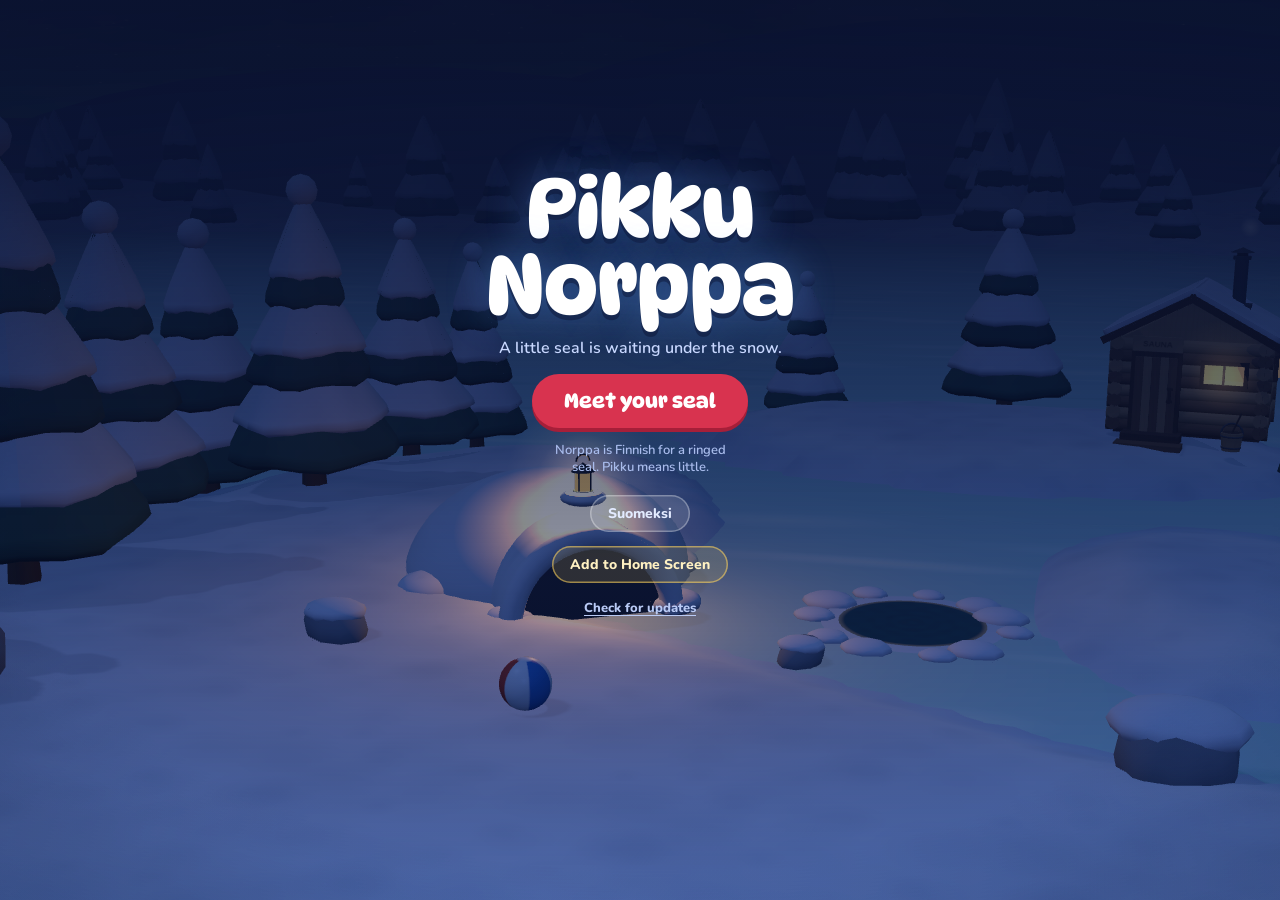
<file: index.html>
<!DOCTYPE html>
<html lang="en">
<head>
<meta charset="utf-8">
<meta name="viewport" content="width=device-width, initial-scale=1">
<title>Pikku Norppa</title>
<meta name="description" content="A little ringed seal to look after, on a frozen lake in Lapland.">
<meta property="og:type" content="website">
<meta property="og:site_name" content="Pikku Norppa">
<meta property="og:title" content="Pikku Norppa, a little seal to look after">
<meta property="og:description" content="Look after a little ringed seal on a frozen lake in Lapland. Feed the seal, play, dive for treasure and raise pups. Free to play in your browser.">
<meta property="og:image" content="https://detailedfoil.github.io/Wife-/norppa/icons/og-image.jpg">
<meta property="og:image:width" content="1200">
<meta property="og:image:height" content="630">
<meta property="og:image:alt" content="A grey ringed seal beside an igloo and a log sauna on a frozen lake at sunset">
<meta name="twitter:card" content="summary_large_image">
<meta name="twitter:image" content="https://detailedfoil.github.io/Wife-/norppa/icons/og-image.jpg">
<meta http-equiv="refresh" content="0; url=norppa/">
<link rel="icon" href="norppa/icons/favicon.svg" type="image/svg+xml">
<style>
  html, body { height: 100%; margin: 0; background: #0f1c40; color: #fff; font: 600 17px/1.4 system-ui, sans-serif; display: grid; place-items: center; text-align: center; }
  a { color: #ffd45c; }
</style>
</head>
<body>
<p>Off to the frozen lake. <a href="norppa/">Open Pikku Norppa</a></p>
<script>location.replace('norppa/' + location.search + location.hash);</script>
</body>
</html>
</file>
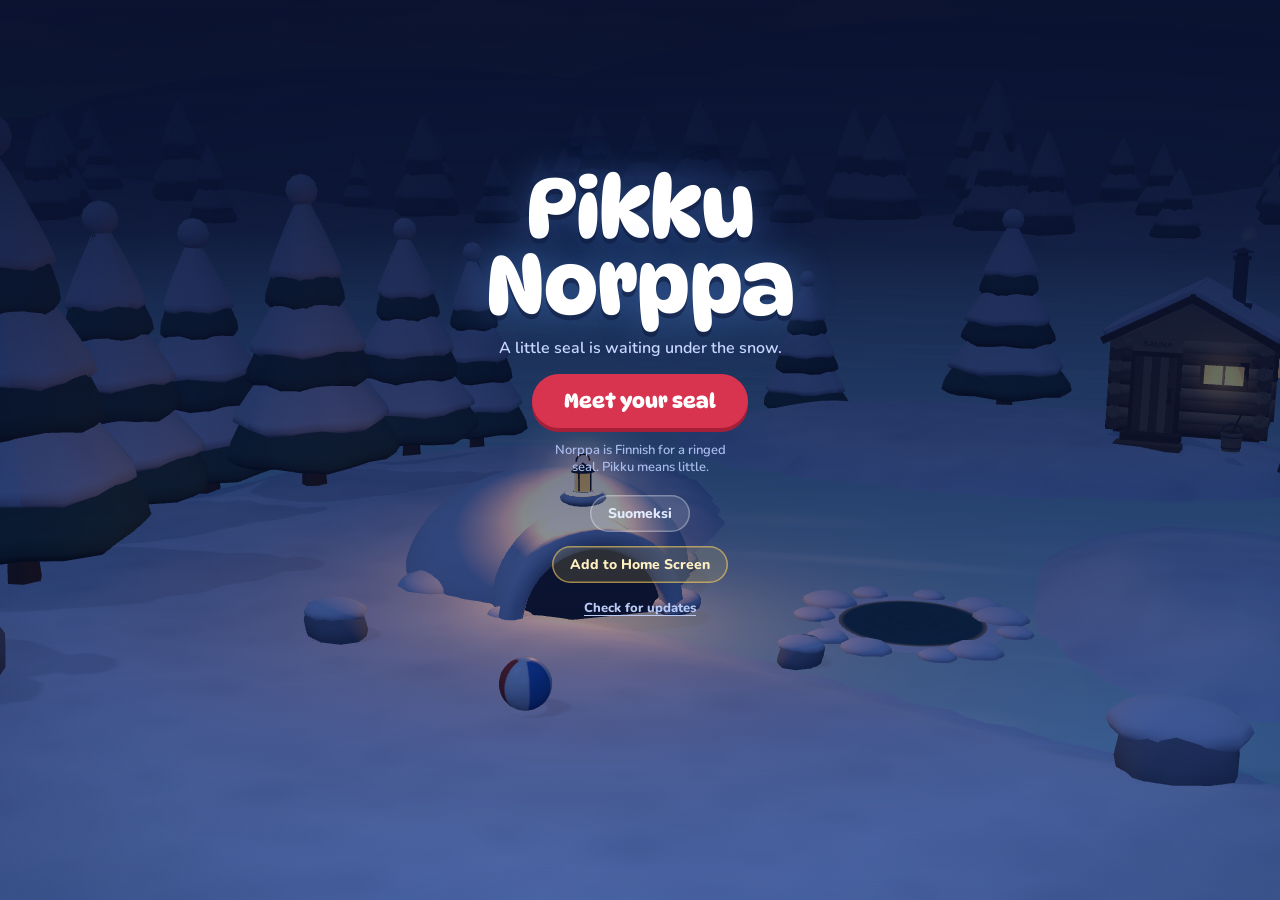
<file: norppa/index.html>
<!DOCTYPE html>
<html lang="en">
<head>
<meta charset="utf-8">
<meta name="viewport" content="width=device-width, initial-scale=1, viewport-fit=cover, user-scalable=no">
<title>Pikku Norppa</title>
<meta name="description" content="A little ringed seal to look after, on a frozen lake in Lapland.">
<meta property="og:type" content="website">
<meta property="og:site_name" content="Pikku Norppa">
<meta property="og:title" content="Pikku Norppa, a little seal to look after">
<meta property="og:description" content="Look after a little ringed seal on a frozen lake in Lapland. Feed the seal, play, dive for treasure and raise pups. Free to play in your browser.">
<meta property="og:image" content="https://detailedfoil.github.io/Wife-/norppa/icons/og-image.jpg">
<meta property="og:image:width" content="1200">
<meta property="og:image:height" content="630">
<meta property="og:image:alt" content="A grey ringed seal beside an igloo and a log sauna on a frozen lake at sunset">
<meta name="twitter:card" content="summary_large_image">
<meta name="twitter:title" content="Pikku Norppa, a little seal to look after">
<meta name="twitter:description" content="Look after a little ringed seal on a frozen lake in Lapland. Feed the seal, play, dive for treasure and raise pups. Free to play in your browser.">
<meta name="twitter:image" content="https://detailedfoil.github.io/Wife-/norppa/icons/og-image.jpg">
<meta name="theme-color" content="#0f1c40">
<meta name="mobile-web-app-capable" content="yes">
<meta name="apple-mobile-web-app-capable" content="yes">
<meta name="apple-mobile-web-app-status-bar-style" content="black-translucent">
<meta name="apple-mobile-web-app-title" content="Norppa">
<link rel="manifest" href="manifest.webmanifest">
<link rel="icon" href="icons/favicon.svg" type="image/svg+xml">
<link rel="apple-touch-icon" href="icons/apple-touch-icon.png">
<link rel="stylesheet" href="css/style.css">
<link rel="stylesheet" href="css/blackjack-table.css">
<link rel="stylesheet" href="css/clinic.css">
<link rel="stylesheet" href="css/geezer.css">
</head>
<body>
<canvas id="gl" aria-label="Your seal's snowy home" data-la="Your seal's snowy home"></canvas>
<div class="vignette" aria-hidden="true"></div>
<div class="hud" id="hud" hidden>
  <div class="top">
    <button class="plate pebble" id="plate" aria-label="About your seal" data-la="About your seal"><span class="plate-name" id="pName"></span><span class="plate-sub" id="pSub"></span><span class="plate-xp" aria-hidden="true"><i id="pXp"></i></span></button>
    <div class="top-r"><div class="coins pebble" id="coins" aria-label="Coins" data-la="Coins"><span class="ic-slot" data-ic="coin"></span><b id="coinN">0</b></div><button class="round pebble" id="bAlbum" aria-label="Album" data-la="Album"><span class="ic-slot" data-ic="book"></span></button><button class="round pebble" id="bSettings" aria-label="Settings" data-la="Settings"><span class="ic-slot" data-ic="sliders"></span></button></div>
  </div>
  <div class="meters" id="meters"><button class="meter pebble" data-stat="food" aria-label="Tummy" data-la="Tummy"><span class="ic-slot" data-ic="fish"></span><span class="bar"><i></i></span></button><button class="meter pebble" data-stat="joy" aria-label="Happiness" data-la="Happiness"><span class="ic-slot" data-ic="heart"></span><span class="bar"><i></i></span></button><button class="meter pebble" data-stat="energy" aria-label="Energy" data-la="Energy"><span class="ic-slot" data-ic="bolt"></span><span class="bar"><i></i></span></button><button class="meter pebble" data-stat="clean" aria-label="Cleanliness" data-la="Cleanliness"><span class="ic-slot" data-ic="steam"></span><span class="bar"><i></i></span></button></div>
  <div class="under"><div class="family" id="family"></div><button class="sulk-chip pebble" id="sulkChip" hidden></button><button class="med-chip pebble" id="medChip" hidden></button><button class="sky-chip pebble" id="skyChip" aria-label="Weather" data-la="Weather"></button></div>
  <div class="bubble" id="bubble" hidden></div><div class="floats" id="floats" aria-hidden="true"></div><div class="toasts" id="toasts" role="status" aria-live="polite"></div>
  <nav class="dock" id="dock" aria-label="Look after your seal" data-la="Look after your seal"><button class="pebble" data-act="feed"><span class="ic-slot" data-ic="fish"></span><span data-l="Feed">Feed</span></button><button class="pebble" data-act="play"><span class="ic-slot" data-ic="heart"></span><span data-l="Play">Play</span></button><button class="pebble" data-act="sauna"><span class="ic-slot" data-ic="steam"></span><span data-l="Sauna">Sauna</span></button><button class="pebble" data-act="sleep"><span class="ic-slot" data-ic="bolt"></span><span id="sleepLabel">Sleep</span></button><button class="pebble" data-act="shop"><span class="ic-slot" data-ic="bag"></span><span data-l="Shop">Shop</span></button></nav>
</div>
<div class="gamehud" id="gamehud" hidden><div class="g-top"><div class="g-pill pebble"><span id="gScoreLabel">Fish</span> <b id="gScore">0</b></div><div class="g-pill pebble" id="gTimeWrap"><span id="gTimeLabel" data-l="Time">Time</span> <b id="gTime">40</b></div><button class="round pebble" id="gQuit" aria-label="Stop the game" data-la="Stop the game"><span class="ic-slot" data-ic="close"></span></button></div><div class="g-big" id="gBig"></div><div class="g-song" id="gSong" hidden></div><div class="g-hint" id="gHint"></div><div class="bj" id="bjTable" hidden></div><div class="pf" id="puffBoard" hidden></div><div class="pt" id="pianoBoard" hidden><canvas id="pianoCanvas"></canvas></div><div class="ty" id="tyBoard" hidden><div class="ty-info"><span class="ty-lives" id="tyLives"></span><span class="ty-streak" id="tyStreak"></span></div><div class="ty-card" id="tyCard"><span class="ty-stamp" aria-hidden="true"><span class="ic-slot" data-ic="fish"></span></span><div class="ty-count" id="tyCount"></div><div class="ty-word" id="tyWord"></div><div class="ty-bar"><i id="tyBar"></i></div></div><label class="ty-box" id="tyBox"><input id="tyIn" type="text" name="seal-typing" autocomplete="off" autocorrect="off" autocapitalize="off" spellcheck="false" enterkeyhint="done" aria-label="Type the word"><span class="ty-ph" id="tyPh"></span></label></div></div>
<div class="sheet" id="sheet" hidden><div class="sheet-head"><h2 id="sheetTitle"></h2><button class="round" id="sheetClose" aria-label="Close" data-la="Close"><span class="ic-slot" data-ic="close"></span></button></div><div class="tabs" id="sheetTabs" hidden></div><div class="sheet-body" id="sheetBody"></div></div>
<div class="modal" id="modal" hidden><div class="modal-card" id="modalCard" role="dialog" aria-modal="true"></div></div>
<div class="title" id="title"><div class="title-in"><h1>Pikku<br>Norppa</h1><p class="title-sub" id="titleSub" data-l="Packing the snow">Packing the snow</p><button class="btn big" id="titleGo" hidden>Meet your seal</button><p class="title-foot" id="titleFoot" data-l="Norppa is Finnish for a ringed seal. Pikku means little." hidden>Norppa is Finnish for a ringed seal. Pikku means little.</p><div class="title-more"><button class="title-lang" id="titleLang" data-l="Suomeksi" hidden>Suomeksi</button><button class="title-lang title-install" id="titleInstall" data-l="Add to Home Screen" hidden>Add to Home Screen</button><button class="title-lang title-update" id="titleUpdate" hidden>Check for updates</button></div></div></div>
<div class="fade" id="fade" aria-hidden="true"></div>
<div class="medcam" id="medCam" hidden>
  <input type="file" accept="image/*" capture="environment" id="medFile" hidden>
  <button class="medcam-x pebble" id="medClose" aria-label="Close" data-la="Close">&times;</button>
  <div class="medcam-card">
    <b id="medTitle"></b><canvas id="medPic" class="medcam-pic" hidden></canvas><p id="medMsg"></p>
    <div class="medcam-btns"><button class="btn" id="medShoot"></button><button class="btn ghost" id="medSkip"></button></div>
  </div>
</div>
<script src="vendor/three.min.js"></script><script src="js/data.js"></script><script src="js/lang.js"></script><script src="js/install.js"></script><script src="js/appearance.js"></script><script src="js/sim.js"></script><script src="js/sweep.js"></script><script src="js/coffee.js"></script><script src="js/astro.js"></script><script src="js/audio.js"></script><script src="js/props.js"></script><script src="js/seal.js"></script><script src="js/fx.js"></script><script src="js/world.js"></script><script src="js/ui.js"></script><script src="js/games.js"></script><script src="js/typing-art.js"></script><script src="js/arcade.js"></script><script src="js/pill.js"></script><script src="js/track.js"></script><script src="js/online.js"></script><script src="js/clinic.js"></script><script src="js/geezer-glb.js"></script><script src="js/geezer-3d.js"></script><script src="js/geezer.js"></script><script src="js/main.js"></script>
</body>
</html>
</file>
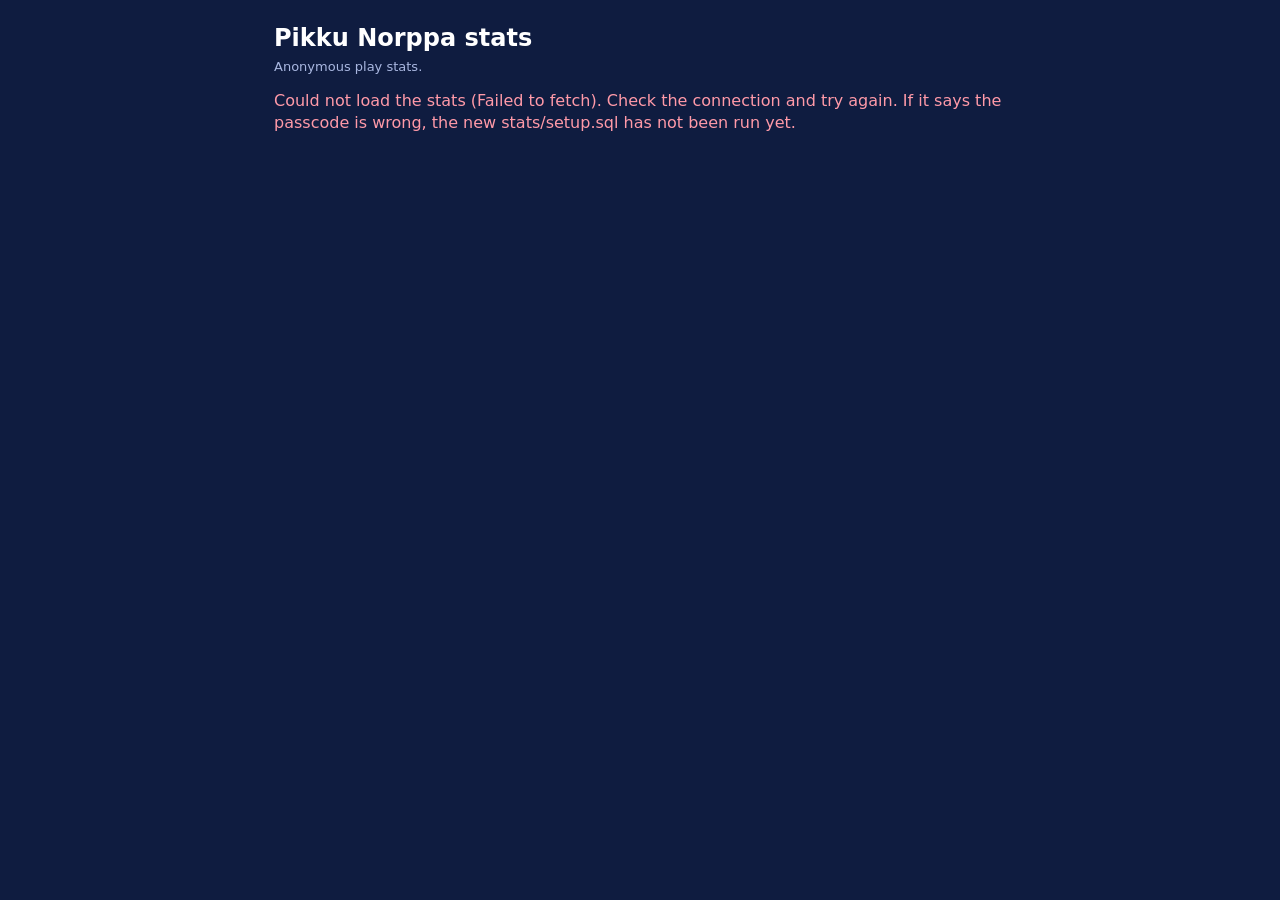
<file: stats/index.html>
<!DOCTYPE html>
<html lang="en">
<head>
<meta charset="utf-8">
<meta name="viewport" content="width=device-width, initial-scale=1">
<meta name="robots" content="noindex, nofollow">
<meta name="theme-color" content="#0f1c40">
<title>Pikku Norppa stats</title>
<style>
  :root { --bg: #0f1c40; --card: #182b5e; --line: #2a4180; --ink: #fff; --dim: #a9b7e0; --gold: #ffd45c; --sea: #5cc8ff; }
  * { box-sizing: border-box; }
  html, body { margin: 0; background: var(--bg); color: var(--ink); font: 500 16px/1.4 system-ui, -apple-system, "Segoe UI", sans-serif; }
  main { max-width: 760px; margin: 0 auto; padding: 18px 14px 60px; }
  h1 { font-size: 24px; margin: 4px 0 2px; }
  h2 { font-size: 15px; letter-spacing: .06em; text-transform: uppercase; color: var(--dim); margin: 28px 0 10px; font-weight: 700; }
  .sub { color: var(--dim); font-size: 13px; margin: 0 0 14px; }
  .card { background: var(--card); border: 1px solid var(--line); border-radius: 14px; padding: 14px; }
  .tiles { display: grid; grid-template-columns: 1fr 1fr; gap: 10px; }
  .tile { background: var(--card); border: 1px solid var(--line); border-radius: 14px; padding: 12px 14px; }
  .tile.big { grid-column: 1 / -1; }
  .tile b { display: block; font-size: 30px; line-height: 1.1; color: var(--gold); }
  .tile.big b { font-size: 46px; }
  .tile span { color: var(--dim); font-size: 13px; }
  form { display: flex; gap: 8px; margin: 10px 0; }
  input { flex: 1; min-width: 0; font: inherit; padding: 12px; border-radius: 10px; border: 1px solid var(--line); background: #0b1632; color: var(--ink); }
  button { font: inherit; font-weight: 700; padding: 12px 16px; border-radius: 10px; border: 0; background: var(--gold); color: #1b2250; cursor: pointer; }
  button.ghost { background: transparent; color: var(--dim); border: 1px solid var(--line); padding: 8px 12px; font-size: 14px; }
  .err { color: #ff9aa8; margin: 6px 0; }
  .bars .row { display: grid; grid-template-columns: 112px 1fr 44px; gap: 8px; align-items: center; margin: 7px 0; font-size: 14px; }
  .bars .name { overflow: hidden; text-overflow: ellipsis; white-space: nowrap; }
  .bars .track { background: #0b1632; border-radius: 6px; height: 14px; overflow: hidden; }
  .bars .fill { height: 100%; background: var(--gold); border-radius: 6px; min-width: 2px; }
  .bars .num { text-align: right; color: var(--dim); font-variant-numeric: tabular-nums; }
  table { width: 100%; border-collapse: collapse; font-size: 12.5px; font-variant-numeric: tabular-nums; }
  th, td { text-align: right; padding: 8px 3px; white-space: nowrap; border-bottom: 1px solid var(--line); }
  th:first-child, td:first-child { text-align: left; white-space: normal; min-width: 76px; }
  th { color: var(--dim); font-weight: 700; font-size: 11px; white-space: normal; line-height: 1.15; }
  tr:last-child td { border-bottom: 0; }
  .scroll { overflow-x: auto; }
  .bars .track { position: relative; }
  .bars .band { position: absolute; top: 0; bottom: 0; background: rgba(255,255,255,.14); }
  .bars .fill.cpm { position: relative; }
  .gcard { background: var(--card); border: 1px solid var(--line); border-radius: 14px; padding: 12px 14px; margin-bottom: 10px; }
  .gcard { padding: 0; overflow: hidden; }
  .gcard summary { list-style: none; cursor: pointer; padding: 12px 14px; display: flex; align-items: center; gap: 10px; -webkit-tap-highlight-color: transparent; }
  .gcard summary::-webkit-details-marker { display: none; }
  .gcard summary::after { content: ""; flex: none; width: 9px; height: 9px; margin-left: 4px; border-right: 2px solid var(--dim); border-bottom: 2px solid var(--dim); transform: rotate(45deg) translate(-2px, -2px); transition: transform .15s; }
  .gcard[open] summary::after { transform: rotate(-135deg) translate(-2px, -2px); }
  .gcard .t { flex: 1; min-width: 0; }
  .gcard .t b { display: block; font-size: 17px; }
  .gcard .t small { color: var(--dim); font-size: 12px; font-weight: 500; }
  .gcard .k { text-align: right; font-size: 13px; color: var(--gold); font-weight: 700; line-height: 1.25; font-variant-numeric: tabular-nums; }
  .gcard .k span { display: block; color: var(--dim); font-weight: 500; font-size: 11px; }
  .gcard .grid { padding: 4px 14px 14px; border-top: 1px solid var(--line); padding-top: 12px; }
  .alltoggle { display: flex; justify-content: flex-end; margin: -2px 0 8px; }
  .grid { display: grid; grid-template-columns: 1fr 1fr; gap: 8px 14px; }
  .grid div b { display: block; font-size: 19px; color: var(--gold); line-height: 1.2; font-variant-numeric: tabular-nums; }
  .grid div span { color: var(--dim); font-size: 12px; }
  .grid .neg b { color: #ff9aa8; }
  .list p { margin: 6px 0; font-size: 14px; }
  .list small { color: var(--dim); }
  .chart { display: flex; align-items: flex-end; gap: 2px; height: 120px; }
  .chart.top { margin-top: 18px; }
  .chart.top2 { margin-top: 34px; }
  .chart .v.r { writing-mode: vertical-rl; transform: translateX(-50%) rotate(180deg); padding: 0 0 3px; }
  .chart .v { position: absolute; left: 50%; transform: translateX(-50%); font-size: 10px; color: var(--ink, #fff); line-height: 1; padding-bottom: 2px; white-space: nowrap; }
  .dlist { display: grid; grid-template-columns: repeat(auto-fill, minmax(140px, 1fr)); gap: 4px 12px; margin-top: 12px; font-size: 13px; color: var(--dim); }
  .dlist b { color: #fff; }
  .chart .col { flex: 1; display: flex; flex-direction: column; justify-content: flex-end; height: 100%; position: relative; }
  .chart .a { background: var(--sea); border-radius: 3px 3px 0 0; min-height: 0; }
  .chart .n { background: var(--gold); border-radius: 3px 3px 0 0; }
  .axis { display: flex; justify-content: space-between; color: var(--dim); font-size: 12px; margin-top: 6px; }
  .key { display: flex; gap: 14px; font-size: 13px; color: var(--dim); margin-bottom: 8px; }
  .key i { display: inline-block; width: 10px; height: 10px; border-radius: 3px; margin-right: 5px; }
  .foot { display: flex; align-items: center; justify-content: space-between; margin-top: 26px; color: var(--dim); font-size: 13px; }
  [hidden] { display: none !important; }
</style>
</head>
<body>
<main>
  <h1>Pikku Norppa stats</h1>
  <p class="sub" id="when">Anonymous play stats.</p>

  <form id="login" hidden></form>
  <p class="err" id="err" hidden></p>

  <div id="out" hidden>
    <button id="copy" style="width:100%;margin-bottom:12px">Copy stats for Claude</button>
    <textarea id="copybox" readonly hidden style="width:100%;height:160px;margin:0 0 12px;font:12px/1.3 ui-monospace,monospace;background:#0b1632;color:#fff;border:1px solid var(--line);border-radius:10px;padding:10px"></textarea>
    <div class="tiles" id="tiles"></div>

    <h2>Favourite games</h2>
    <p class="sub" style="margin:0 0 6px">Ranked by how many different players play each one.</p>
    <div class="card bars" id="favs"></div>

    <h2>Coins per minute</h2>
    <div class="card bars" id="cpm"></div>
    <p class="sub" style="margin-top:8px">Shaded band is the design aim: about 16 (beginner) to 37 (expert) coins a minute. Only finished plays count.</p>

    <h2>Minutes of play, empty to full happiness</h2>
    <div class="card bars" id="fill"></div>
    <p class="sub" style="margin-top:8px">Playing that one game non-stop from zero happiness to 100. Counts only what the games give, minus her usual drain while awake (27 a hour, more if hungry or dirty). "Mix" is the games players actually play, in the proportions they play them. Shorter means happiness fills faster.</p>

    <h2>Balance, game by game</h2>
    <div class="alltoggle"><button class="ghost" id="openall">Open all</button>&nbsp;<button class="ghost" id="closeall">Close all</button></div>
    <div id="cards"></div>

    <h2>Progress</h2>
    <div class="tiles" id="prog"></div>
    <div class="card bars" id="levels" style="margin-top:10px"></div>
    <p class="sub" style="margin-top:8px">Days to reach a level count new players only (people whose seal was under two days old when first seen). Level spread is each player's highest level.</p>

    <h2>Money</h2>
    <div class="tiles" id="money"></div>
    <div class="card" id="unlocks" style="margin-top:10px"></div>
    <div class="card bars" id="buys" style="margin-top:10px"></div>
    <p class="sub" style="margin-top:8px">Earned counts game payouts only (not dives or gifts). Spent is games unlocked plus shop buys.</p>

    <h2>How she is when people open the game</h2>
    <div class="card bars" id="needs"></div>
    <p class="sub" style="margin-top:8px" id="needsnote"></p>
    <p class="sub" style="margin:10px 0 6px">Times she could not play when asked, and why (share of all attempts).</p>
    <div class="card bars" id="blocked"></div>

    <h2>Coffee Memory: where drinks go wrong</h2>
    <p class="sub" style="margin:0 0 6px">Share of players' failures at each step, averaged across players.</p>
    <div class="card bars" id="coffee"></div>

    <h2>Devices and health</h2>
    <div class="tiles" id="dev"></div>
    <div class="card bars" id="screens" style="margin-top:10px"></div>
    <div class="card" id="errors" style="margin-top:10px"></div>

    <h2>Players, last 30 days</h2>
    <div class="card">
      <div class="key"><span><i style="background:var(--sea)"></i>Active</span><span><i style="background:var(--gold)"></i>New</span></div>
      <div class="chart top" id="daily"></div>
      <div class="axis"><span id="d0"></span><span id="d1"></span></div>
      <div class="dlist" id="dlist"></div>
      <p class="sub" style="margin:12px 0 0;font-size:12px">Bar number = people active that day. "Played" = finished or quit at least one game. Someone who clears their data, or opens the link in another browser or as an app, can count twice, so totals run slightly high.</p>
    </div>

    <h2>When games are played (UK time)</h2>
    <div class="card">
      <div class="chart top2" id="hours"></div>
      <div class="axis"><span>12am</span><span>6am</span><span>12pm</span><span>6pm</span><span>11pm</span></div>
    </div>

    <h2>Language</h2>
    <div class="card bars" id="langs"></div>

    <div class="foot"><span id="gen"></span><span><button class="ghost" id="refresh">Refresh</button></span></div>
  </div>
</main>
<script src="report.js"></script>
<script>
(function () {
  'use strict';
  var URL = 'https://kmkmtkjjlebqdmhsfewx.supabase.co';
  var KEY = 'sb_publishable_55XiQN6TSodc2KOTab49Yg_g96sKZeC';
  var R = window.NorppaReport, NAMES = R.NAMES, name = R.name, DRAIN = R.DRAIN, fillOf = R.fillOf, mixRates = R.mixRates, minsText = R.minsText, summary = R.summary;
  var $ = function (id) { return document.getElementById(id); };
  var esc = function (s) { return String(s).replace(/[&<>"]/g, function (c) { return { '&': '&amp;', '<': '&lt;', '>': '&gt;', '"': '&quot;' }[c]; }); };
  var num = function (n) { return n == null ? '0' : Number(n).toLocaleString('en-GB'); };
  var dur = function (s) { s = Math.round(+s || 0); if (s < 60) return s + 's'; var m = Math.floor(s / 60); if (m < 60) return m + 'm' + (s % 60 ? ' ' + (s % 60) + 's' : ''); return Math.floor(m / 60) + 'h ' + (m % 60) + 'm'; };
  var last = null, OPEN = {};                // which game cards are open (kept when the page refreshes)
  function copyText(text) {
    var box = $('copybox');
    function show() { box.value = text; box.hidden = false; box.focus(); box.select(); $('copy').textContent = 'Select all and copy from the box below'; }
    if (navigator.clipboard && navigator.clipboard.writeText) {
      navigator.clipboard.writeText(text).then(function () {
        box.hidden = true; $('copy').textContent = 'Copied! Paste it into the chat';
        setTimeout(function () { $('copy').textContent = 'Copy stats for Claude'; }, 3000);
      }, show);
    } else show();
  }

  function load() {
    $('err').hidden = true;
    return fetch(URL + '/rest/v1/rpc/get_stats', {
      method: 'POST', headers: { apikey: KEY, 'Content-Type': 'application/json' }, body: JSON.stringify({})
    }).then(function (r) {
      return r.json().then(function (j) {
        if (!r.ok) { var e = new Error(j && j.message || 'failed'); throw e; }
        return j;
      });
    });
  }

  function tile(v, label, big) { return '<div class="tile' + (big ? ' big' : '') + '"><b>' + v + '</b><span>' + label + '</span></div>'; }

  function render(d) {
    var ret = d.players ? Math.round(100 * d.returning_players / d.players) : 0;
    $('tiles').innerHTML =
      tile(num(d.players_played != null ? d.players_played : d.players), d.players_played != null ? 'players who played a game' : 'players so far', true) +
      (d.players_played != null ? tile(num(d.players), 'opened the game (' + num(d.players - d.players_played) + ' left without playing)') : '') +
      tile(num(d.players_24h), 'in the last 24 hours') + tile(num(d.players_7d), 'in the last 7 days') +
      tile(ret + '%', 'came back on another day (' + num(d.returning_players) + ')') + tile(num(d.sessions), 'visits') +
      tile(dur(d.avg_session_secs), 'average visit length') + tile(dur(d.avg_play_secs_per_player), 'playing games per player') +
      tile(num(d.avg_earned_per_player), 'coins earned in games per player') + tile(d.coins && d.coins.avg != null ? num(d.coins.avg) : '0', 'average coins in the purse' + (d.coins && d.coins.max ? ' (top ' + num(d.coins.max) + ')' : ''));

    var g = d.per_game || [];
    barRows('favs', g.slice().sort(function (a, b) { return b.players - a.players || b.plays - a.plays; }).map(function (x) { return { label: name(x.game), v: x.players, text: num(x.players) + (x.players === 1 ? ' player' : ' players') + ' (' + num(x.plays) + ' plays)' }; }), d.players || 1, 'No games played yet.');

    var cp = g.filter(function (x) { return x.coins_per_min != null; }).sort(function (a, b) { return b.coins_per_min - a.coins_per_min; });
    var cmax = Math.max(45, cp.reduce(function (m, x) { return Math.max(m, x.coins_per_min); }, 0) * 1.05);
    $('cpm').innerHTML = cp.length ? cp.map(function (x) {
      var w = 100 * x.coins_per_min / cmax;
      return '<div class="row"><span class="name">' + esc(name(x.game)) + '</span><span class="track"><span class="band" style="left:' + (100 * 16 / cmax) + '%;width:' + (100 * 21 / cmax) + '%"></span><span class="fill cpm" style="display:block;width:' + w + '%"></span></span><span class="num">' + x.coins_per_min + '</span></div>';
    }).join('') + (d.coins_per_min_all != null ? '<div class="row"><span class="name"><b>All games</b></span><span></span><span class="num"><b>' + d.coins_per_min_all + '</b></span></div>' : '') : '<span class="sub">No finished games yet.</span>';

    var mix = mixRates(d), rows = g.filter(function (x) { return x.game !== 'sauna' && x.joy_per_min != null; }).map(function (x) { return { label: name(x.game), f: fillOf(x.joy_per_min, x.energy_per_min) }; });
    rows.sort(function (a, b) { return (a.f.mins == null ? 1e9 : a.f.mins) - (b.f.mins == null ? 1e9 : b.f.mins); });
    var mf = mix ? fillOf(mix.joy, mix.energy) : null;
    var fmax = Math.max.apply(null, rows.concat(mf ? [{ f: mf }] : []).map(function (r) { return r.f && r.f.mins ? r.f.mins : 0; }).concat(10));
    var frow = function (label, f, bold) {
      var w = f && f.mins ? 100 * f.mins / fmax : 0, t = minsText(f) + (f && f.energy ? ' (' + Math.round(f.energy) + ' energy)' : '');
      return '<div class="row" style="grid-template-columns:112px 1fr auto"><span class="name">' + (bold ? '<b>' + esc(label) + '</b>' : esc(label)) + '</span><span class="track"><span class="fill" style="display:block;width:' + w + '%' + (f && f.mins == null ? ';background:#ff9aa8;width:2px' : '') + '"></span></span><span class="num" style="min-width:96px">' + t + '</span></div>';
    };
    $('fill').innerHTML = rows.length ? (mf ? frow('Mix', mf, true) : '') + rows.map(function (r) { return frow(r.label, r.f); }).join('') : '<span class="sub">No finished games yet.</span>';

    var sgn = function (v) { return v == null ? '-' : (v > 0 ? '+' : '') + v; };
    var cell = function (v, label, neg) { return '<div' + (neg ? ' class="neg"' : '') + '><b>' + v + '</b><span>' + label + '</span></div>'; };
    $('cards').innerHTML = g.length ? g.map(function (x) {
      var range = x.p10_secs != null && x.p90_secs != null ? dur(x.p10_secs) + ' to ' + dur(x.p90_secs) : '-';
      return '<details class="gcard" data-game="' + esc(x.game) + '"' + (OPEN[x.game] ? ' open' : '') + '><summary><span class="t"><b>' + esc(name(x.game)) + '</b><small>' + num(x.players) + (x.players === 1 ? ' player, ' : ' players, ') + num(x.plays) + (x.plays === 1 ? ' play' : ' plays') + (x.players < 5 ? ' (small sample)' : '') + '</small></span><span class="k">' + (x.coins_per_min == null ? '-' : x.coins_per_min) + ' coins/min<span>' + (x.median_secs != null ? dur(x.median_secs) : '-') + ' median</span></span></summary><div class="grid">' +
        cell(x.median_secs != null ? dur(x.median_secs) : '-', 'length for the middle player (average ' + (x.avg_secs != null ? dur(x.avg_secs) : '-') + ')') +
        cell(range, 'shortest to longest players (10% to 90%)') +
        cell(x.coins_per_min == null ? '-' : x.coins_per_min, 'coins a minute') +
        cell(minsText(fillOf(x.joy_per_min, x.energy_per_min)), 'of play, empty to full happiness') +
        cell(x.avg_coins == null ? '-' : x.avg_coins, 'coins a play') +
        cell(sgn(x.avg_joy), 'happiness a play (' + sgn(x.joy_per_min) + ' a minute)', x.avg_joy < 0) +
        cell(x.avg_energy == null ? '-' : x.avg_energy, 'energy a play (' + (x.energy_per_min == null ? '-' : x.energy_per_min) + ' a minute)') +
        cell(x.cpm_p10 == null ? '-' : x.cpm_p10 + ' to ' + x.cpm_p90, 'coins a minute, weaker to stronger players (middle ' + (x.cpm_p50 == null ? '-' : x.cpm_p50) + ')') +
        cell(x.score_p10 == null ? '-' : x.score_p10 + ' / ' + x.score_p50 + ' / ' + x.score_p90, 'score: weaker / middle / stronger players (best ' + (x.best_score == null ? '-' : x.best_score) + ')') +
        cell(x.avg_score == null ? '-' : x.avg_score, 'average score') +
        cell(x.avg_fps == null ? '-' : x.avg_fps, 'frames a second') +
        cell((x.quit_pct == null ? 0 : x.quit_pct) + '%', 'plays given up with nothing (per player)') +
        cell(sgn(x.avg_taste), 'her taste for it (average)', x.avg_taste < 0) +
        cell((x.avg_bonus == null ? '-' : '+' + x.avg_bonus + '%') + ' / ' + (x.avg_muck == null ? '-' : '-' + x.avg_muck + '%'), 'happy bonus / muck penalty') +
        '</div></details>';
    }).join('') : '<span class="sub">No games played yet.</span>';
    var unplayed = Object.keys(NAMES).filter(function (id) { return id !== 'sauna' && !g.some(function (x) { return x.game === id; }); });
    if (unplayed.length) $('cards').innerHTML += unplayed.map(function (id) {
      return '<div class="gcard" style="padding:12px 14px;display:flex;justify-content:space-between;opacity:.7"><b>' + esc(name(id)) + '</b><small>no plays yet</small></div>';
    }).join('');
    Array.prototype.forEach.call(document.querySelectorAll('#cards details'), function (el) { el.addEventListener('toggle', function () { OPEN[el.getAttribute('data-game')] = el.open; }); });

    var days = d.daily || [], dmax = days.reduce(function (m, x) { return Math.max(m, x.players); }, 1);
    $('daily').innerHTML = days.map(function (x) {
      var h = 100 * x.players / dmax;
      return '<div class="col" title="' + esc(x.day) + ': ' + x.players + ' active' + (x.played != null ? ' (' + x.played + ' played a game)' : '') + ', ' + x.new_players + ' new">' + (x.players ? '<span class="v" style="bottom:' + h + '%">' + x.players + '</span>' : '') + '<div class="n" style="height:' + (100 * x.new_players / dmax) + '%"></div><div class="a" style="height:' + (100 * Math.max(0, x.players - x.new_players) / dmax) + '%"></div></div>';
    }).join('');
    $('dlist').innerHTML = days.slice().reverse().filter(function (x) { return x.players; }).map(function (x) {
      return '<span>' + esc(x.day.slice(5)) + ': <b>' + x.players + '</b> active' + (x.played != null ? ' (<b>' + x.played + '</b> played)' : '') + ', <b>' + x.new_players + '</b> new</span>';
    }).join('');
    if (days.length) { $('d0').textContent = days[0].day.slice(5); $('d1').textContent = days[days.length - 1].day.slice(5); }

    var hrs = []; for (var h = 0; h < 24; h++) hrs.push(0);
    (d.hours || []).forEach(function (x) { hrs[x.hour] = x.plays; });
    var hmax = Math.max.apply(null, hrs.concat(1));
    $('hours').innerHTML = hrs.map(function (c, i) { return '<div class="col" title="' + i + ':00 ' + c + ' plays">' + (c ? '<span class="v r" style="bottom:' + (100 * c / hmax) + '%">' + c + '</span>' : '') + '<div class="a" style="height:' + (100 * c / hmax) + '%"></div></div>'; }).join('');

    var L = d.langs || [], lt = L.reduce(function (s, x) { return s + x.players; }, 0) || 1;
    $('langs').innerHTML = L.map(function (x) {
      return '<div class="row"><span class="name">' + (x.lang === 'fi' ? 'Finnish' : 'English') + '</span><span class="track"><span class="fill" style="display:block;width:' + (100 * x.players / lt) + '%"></span></span><span class="num">' + num(x.players) + '</span></div>';
    }).join('') || '<span class="sub">No data yet.</span>';

    last = d;
    renderMore(d);
    var t = new Date(d.generated);
    $('gen').textContent = 'Updated ' + t.toLocaleString('en-GB', { dateStyle: 'medium', timeStyle: 'short' });
    $('when').textContent = 'Anonymous play stats. Every player counts once in the averages, so one very keen player cannot swamp them.';
  }

  var WHY = { asleep: 'Asleep', tired: 'Too tired', sulk: 'Sulking', sick: 'Poorly' };
  var SCREEN = { 1: 'Under 360px wide', 2: '360 to 399px', 3: '400 to 479px', 4: '480 to 767px', 5: '768px and wider' };
  var pct = function (a, b) { return b ? Math.round(100 * a / b) + '%' : '-'; };
  function barRows(el, items, maxv, empty) {
    var m = maxv || items.reduce(function (t, x) { return Math.max(t, x.v); }, 1) || 1;
    $(el).innerHTML = items.length ? items.map(function (x) {
      return '<div class="row" style="grid-template-columns:112px 1fr auto"><span class="name">' + esc(x.label) + '</span><span class="track"><span class="fill" style="display:block;width:' + Math.min(100, 100 * x.v / m) + '%"></span></span><span class="num" style="min-width:48px">' + x.text + '</span></div>';
    }).join('') : '<span class="sub">' + (empty || 'No data yet.') + '</span>';
  }
  function renderMore(d) {
    var R = d.retention || {}, ps = d.players || 0;
    $('prog').innerHTML =
      tile(pct(R.d1, R.d1_eligible), 'new players back the next day (' + num(R.d1) + ' of ' + num(R.d1_eligible) + ')') +
      tile(pct(R.d7, R.d7_eligible), 'new players back within a week (' + num(R.d7) + ' of ' + num(R.d7_eligible) + ')') +
      tile(d.visits_per_active_day == null ? '-' : d.visits_per_active_day, 'visits on a day they play (aim: 5 to 6)') +
      tile(num((d.levels_now || []).length ? Math.max.apply(null, d.levels_now.map(function (x) { return x.level; })) : 0), 'highest level reached');
    var lv = (d.levels || []).map(function (x) { return { label: 'Level ' + x.level, v: x.reached, text: num(x.reached) + ' (' + pct(x.reached, ps) + ')' + (x.median_age_days == null ? '' : ', day ' + x.median_age_days) }; });
    barRows('levels', lv.concat((d.levels_now || []).map(function (x) { return { label: 'Now level ' + x.level, v: x.players, text: num(x.players) }; })), ps || 1, 'No level data yet.');

    var earned = d.coins_earned_games || 0, spent = d.coins_spent || 0;
    $('money').innerHTML = tile(num(earned), 'coins earned in games') + tile(num(spent), 'coins spent (' + (earned ? Math.round(100 * spent / earned) + '% of earned' : 'none earned') + ')');
    $('unlocks').className = 'card list';
    $('unlocks').innerHTML = '<b>Games unlocked</b>' + ((d.unlocks || []).length ? d.unlocks.map(function (x) {
      return '<p>' + esc(name(x.game)) + ' (' + num(x.price) + ' coins): <b>' + num(x.players) + '</b> of ' + num(ps) + ' players (' + pct(x.players, ps) + '), median day <b>' + (x.median_age_days == null ? '-' : x.median_age_days) + '</b> of the seal</p>';
    }).join('') : '<p><small>Nobody has bought a game yet.</small></p>');
    barRows('buys', (d.purchases || []).map(function (x) { return { label: x.item, v: x.n, text: num(x.n) + ' (' + num(x.total) + ')' }; }), 0, 'No shop buys yet.');

    var N = d.needs || {};
    barRows('needs', N.visits ? [
      { label: 'Tummy', v: N.avg_food, text: N.avg_food + '%' }, { label: 'Happiness', v: N.avg_joy, text: N.avg_joy + '%' },
      { label: 'Energy', v: N.avg_energy, text: N.avg_energy + '%' }, { label: 'Clean', v: N.avg_clean, text: N.avg_clean + '%' }] : [], 100);
    $('needsnote').textContent = N.visits ? 'Average when a visit starts (' + num(N.visits) + ' visits). Started hungry: ' + N.pct_hungry + '%, glum: ' + N.pct_sad + '%, mucky: ' + N.pct_dirty + '%, low on energy: ' + N.pct_low_energy + '%, already full of happiness: ' + N.pct_full_joy + '%.' : '';
    var tries = (d.blocked_total || 0) + (d.games_played || 0);
    barRows('blocked', (d.blocked || []).map(function (x) { return { label: WHY[x.why] || x.why, v: x.n, text: num(x.n) + ' (' + num(x.players) + (x.players === 1 ? ' player' : ' players') + ')' }; }), 0, 'Nobody has been stopped from playing yet.');

    barRows('coffee', (d.coffee_fails || []).map(function (x) { return { label: x.step, v: x.share, text: x.share + '%' + (x.avg_served == null ? '' : ', ~' + x.avg_served + ' drinks') }; }), 100, 'No Coffee Memory games yet.');

    var D = d.devices || {}, E = d.errors || {};
    $('dev').innerHTML = tile(D.installed_pct == null ? '-' : D.installed_pct + '%', 'play it installed as an app') + tile(D.fps_avg == null ? '-' : D.fps_avg, 'average frames a second in games' + (D.fps_p10 == null ? '' : ' (slowest 10%: ' + D.fps_p10 + ')')) +
      tile(E.total == null ? '0' : num(E.total), 'script errors') + tile(E.per_100_visits == null ? '0' : E.per_100_visits, 'errors per 100 visits');
    var st = (D.screens || []).reduce(function (t, x) { return t + x.players; }, 0);
    barRows('screens', (D.screens || []).map(function (x) { return { label: SCREEN[x.bucket], v: x.players, text: pct(x.players, st) }; }), st || 1);
    $('errors').className = 'card list';
    $('errors').innerHTML = '<b>Most common errors</b>' + (((E.top || []).length) ? E.top.map(function (x) { return '<p>' + num(x.n) + 'x (' + num(x.players) + ' players): <small>' + esc(x.msg) + '</small></p>'; }).join('') : '<p><small>None so far.</small></p>');
  }

  function open() {
    return load().then(function (d) {
      $('login').hidden = true; $('out').hidden = false; $('err').hidden = true; render(d);
    }).catch(function (e) {
      $('out').hidden = true;
      $('err').textContent = 'Could not load the stats (' + e.message + '). Check the connection and try again. If it says the passcode is wrong, the new stats/setup.sql has not been run yet.';
      $('err').hidden = false;
    });
  }

  function setAll(on) { Array.prototype.forEach.call(document.querySelectorAll('#cards details'), function (el) { el.open = on; }); }
  $('openall').addEventListener('click', function () { setAll(true); });
  $('closeall').addEventListener('click', function () { setAll(false); });
  $('copy').addEventListener('click', function () { if (last) copyText(summary(last)); });
  $('refresh').addEventListener('click', function () { open(); });
  open();
})();
</script>
</body>
</html>
</file>
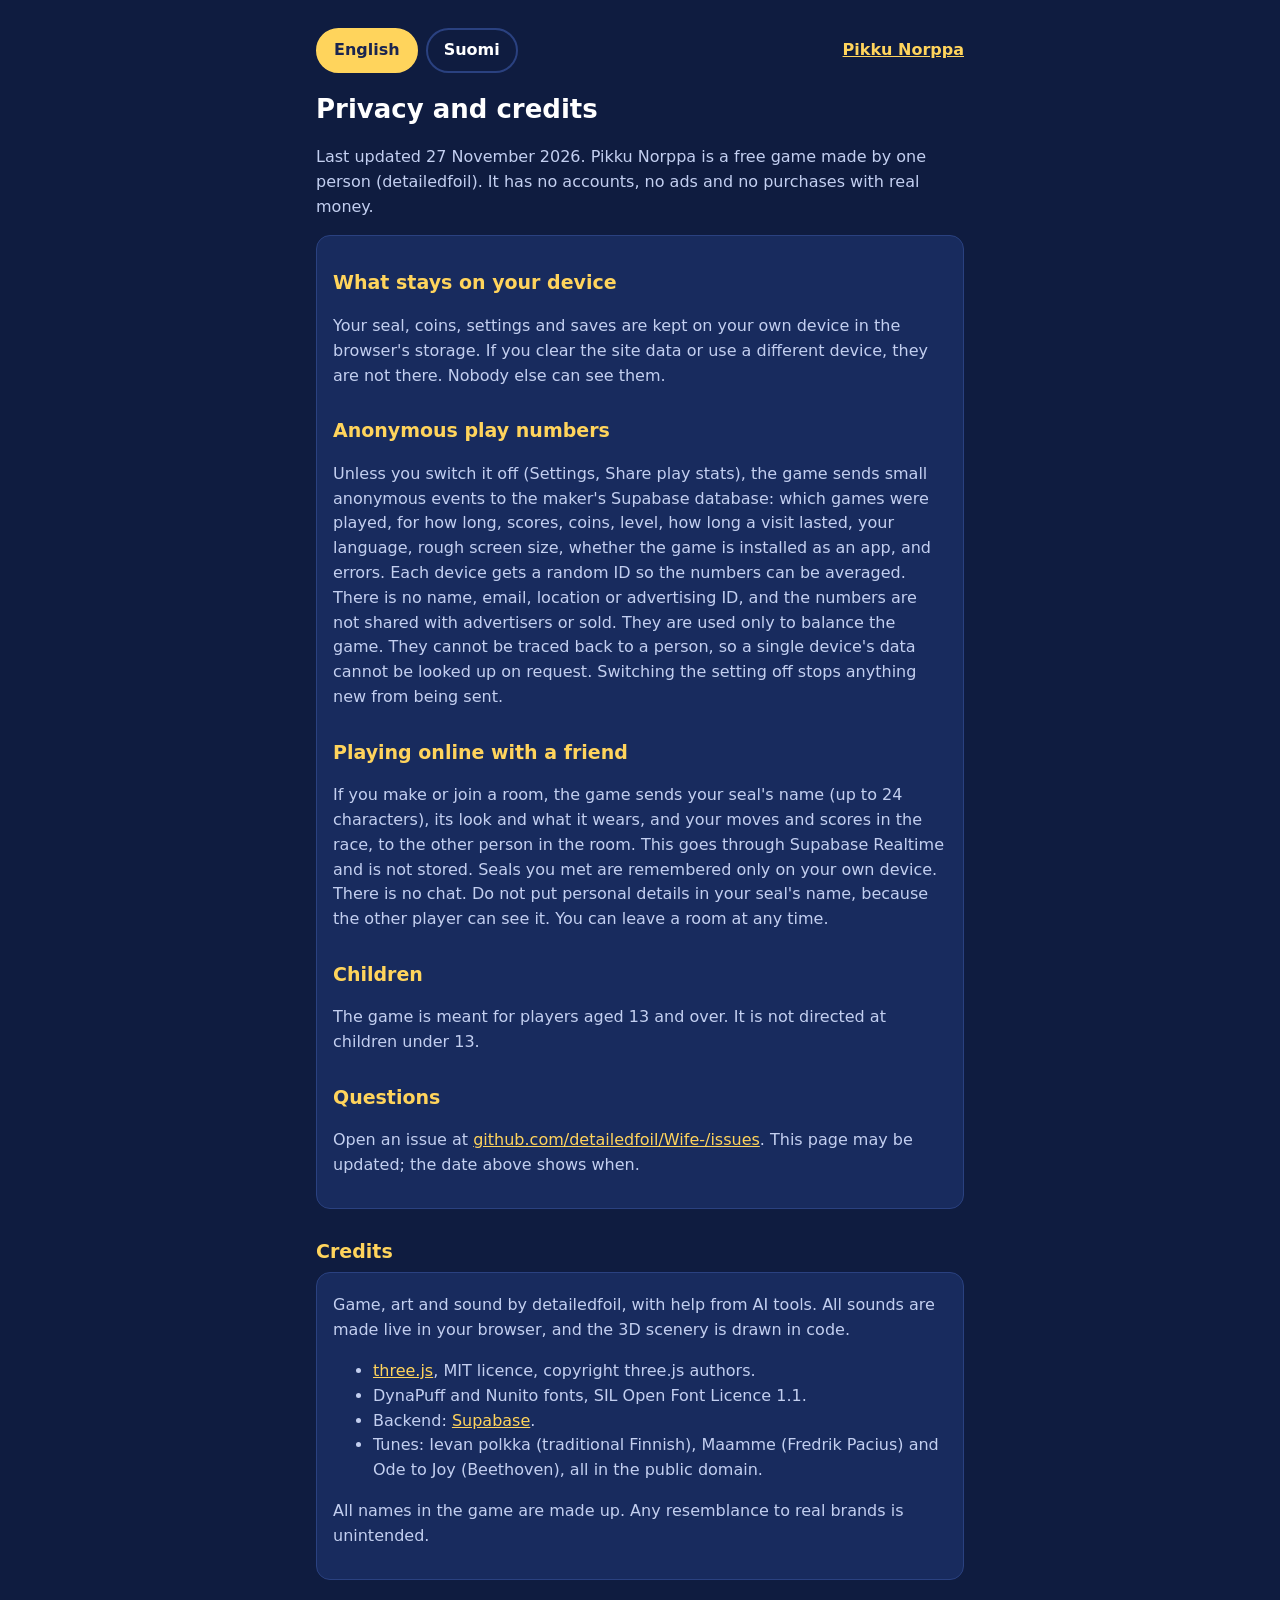
<file: norppa/privacy.html>
<!DOCTYPE html>
<html lang="en">
<head>
<meta charset="utf-8">
<meta name="viewport" content="width=device-width, initial-scale=1">
<meta name="theme-color" content="#0f1c40">
<title>Pikku Norppa: privacy and credits</title>
<style>
  :root { --bg: #0f1c40; --card: #182b5e; --line: #2a4180; --ink: #fff; --dim: #c3cff0; --gold: #ffd45c; }
  * { box-sizing: border-box; }
  body { margin: 0; background: var(--bg); color: var(--ink); font: 600 16px/1.55 system-ui, -apple-system, 'Segoe UI', sans-serif; }
  main { max-width: 680px; margin: 0 auto; padding: 20px 16px 48px; }
  h1 { font-size: 26px; margin: 8px 0 4px; }
  h2 { font-size: 19px; margin: 28px 0 6px; color: var(--gold); }
  p, li { color: var(--dim); font-weight: 500; }
  a { color: var(--gold); }
  .bar { display: flex; gap: 8px; margin: 8px 0 16px; }
  .bar button { font: inherit; font-weight: 700; padding: 8px 16px; border-radius: 999px; border: 2px solid var(--line); background: transparent; color: var(--ink); cursor: pointer; }
  .bar button.on { background: var(--gold); border-color: var(--gold); color: #1a2550; }
  .card { background: var(--card); border: 1px solid var(--line); border-radius: 14px; padding: 4px 16px 14px; }
  [lang="fi"]:not(html) { display: none; }
  body.fi [lang="en"]:not(html) { display: none; }
  body.fi [lang="fi"]:not(html) { display: block; }
</style>
</head>
<body>
<main>
  <div class="bar">
    <button id="bEn" class="on" type="button">English</button>
    <button id="bFi" type="button">Suomi</button>
    <a href="./" style="margin-left:auto;align-self:center">Pikku Norppa</a>
  </div>

  <section lang="en">
    <h1>Privacy and credits</h1>
    <p>Last updated 27 November 2026. Pikku Norppa is a free game made by one person (detailedfoil). It has no accounts, no ads and no purchases with real money.</p>
    <div class="card">
      <h2>What stays on your device</h2>
      <p>Your seal, coins, settings and saves are kept on your own device in the browser's storage. If you clear the site data or use a different device, they are not there. Nobody else can see them.</p>
      <h2>Anonymous play numbers</h2>
      <p>Unless you switch it off (Settings, Share play stats), the game sends small anonymous events to the maker's Supabase database: which games were played, for how long, scores, coins, level, how long a visit lasted, your language, rough screen size, whether the game is installed as an app, and errors. Each device gets a random ID so the numbers can be averaged. There is no name, email, location or advertising ID, and the numbers are not shared with advertisers or sold. They are used only to balance the game. They cannot be traced back to a person, so a single device's data cannot be looked up on request. Switching the setting off stops anything new from being sent.</p>
      <h2>Playing online with a friend</h2>
      <p>If you make or join a room, the game sends your seal's name (up to 24 characters), its look and what it wears, and your moves and scores in the race, to the other person in the room. This goes through Supabase Realtime and is not stored. Seals you met are remembered only on your own device. There is no chat. Do not put personal details in your seal's name, because the other player can see it. You can leave a room at any time.</p>
      <h2>Children</h2>
      <p>The game is meant for players aged 13 and over. It is not directed at children under 13.</p>
      <h2>Questions</h2>
      <p>Open an issue at <a href="https://github.com/detailedfoil/Wife-/issues">github.com/detailedfoil/Wife-/issues</a>. This page may be updated; the date above shows when.</p>
    </div>
    <h2>Credits</h2>
    <div class="card">
      <p>Game, art and sound by detailedfoil, with help from AI tools. All sounds are made live in your browser, and the 3D scenery is drawn in code.</p>
      <ul>
        <li><a href="https://threejs.org/">three.js</a>, MIT licence, copyright three.js authors.</li>
        <li>DynaPuff and Nunito fonts, SIL Open Font Licence 1.1.</li>
        <li>Backend: <a href="https://supabase.com/">Supabase</a>.</li>
        <li>Tunes: Ievan polkka (traditional Finnish), Maamme (Fredrik Pacius) and Ode to Joy (Beethoven), all in the public domain.</li>
      </ul>
      <p>All names in the game are made up. Any resemblance to real brands is unintended.</p>
    </div>
  </section>

  <section lang="fi">
    <h1>Tietosuoja ja kiitokset</h1>
    <p>Päivitetty 27.11.2026. Pikku Norppa on yhden ihmisen (detailedfoil) tekemä ilmainen peli. Siinä ei ole tilejä, mainoksia eikä oikealla rahalla ostettavaa.</p>
    <div class="card">
      <h2>Mitä jää omalle laitteellesi</h2>
      <p>Norppasi, kolikot, asetukset ja tallennukset ovat vain laitteesi selaimen muistissa. Jos tyhjennät sivuston tiedot tai vaihdat laitetta, ne eivät ole mukana. Kukaan muu ei näe niitä.</p>
      <h2>Nimettömät pelinumerot</h2>
      <p>Jos et kytke sitä pois (Asetukset, Jaa pelitilastot), peli lähettää tekijän Supabase-tietokantaan pieniä nimettömiä tapahtumia: mitä pelejä pelattiin, kuinka kauan, pisteet, kolikot, taso, käynnin kesto, kieli, likimääräinen näytön koko, onko peli asennettu sovellukseksi ja virheet. Jokaiselle laitteelle annetaan satunnainen tunnus, jotta lukuja voi keskiarvoistaa. Mukana ei ole nimeä, sähköpostia, sijaintia eikä mainostunnusta, eikä lukuja jaeta mainostajille tai myydä. Niitä käytetään vain pelin tasapainottamiseen. Niitä ei voi yhdistää henkilöön, joten yksittäisen laitteen tietoja ei voi hakea pyynnöstä. Asetuksen kytkeminen pois estää uusien lähettämisen.</p>
      <h2>Verkossa kaverin kanssa</h2>
      <p>Kun teet huoneen tai liityt siihen, peli lähettää norppasi nimen (enintään 24 merkkiä), ulkonäön, vaatteet sekä kisan siirrot ja pisteet huoneen toiselle pelaajalle. Tieto kulkee Supabase Realtimen kautta eikä tallennu. Tapaamasi norpat muistetaan vain omalla laitteellasi. Chattia ei ole. Älä kirjoita norpan nimeen henkilötietoja, koska toinen pelaaja näkee sen. Huoneesta voi lähteä milloin vain.</p>
      <h2>Lapset</h2>
      <p>Peli on tarkoitettu vähintään 13-vuotiaille. Se ei ole suunnattu alle 13-vuotiaille.</p>
      <h2>Kysymykset</h2>
      <p>Tee ilmoitus osoitteessa <a href="https://github.com/detailedfoil/Wife-/issues">github.com/detailedfoil/Wife-/issues</a>. Sivua voidaan päivittää, ja päivämäärä ylhäällä kertoo milloin.</p>
    </div>
    <h2>Kiitokset</h2>
    <div class="card">
      <p>Pelin, kuvat ja äänet on tehnyt detailedfoil tekoälytyökalujen avulla. Kaikki äänet syntyvät selaimessasi, ja 3D-maisema piirretään koodilla.</p>
      <ul>
        <li><a href="https://threejs.org/">three.js</a>, MIT-lisenssi, tekijänoikeus three.js authors.</li>
        <li>DynaPuff- ja Nunito-fontit, SIL Open Font Licence 1.1.</li>
        <li>Taustapalvelu: <a href="https://supabase.com/">Supabase</a>.</li>
        <li>Sävelmät: Ievan polkka (perinteinen), Maamme (Fredrik Pacius) ja Ilolaulu (Beethoven), kaikki vapaasti käytettävissä.</li>
      </ul>
      <p>Kaikki pelin nimet ovat keksittyjä. Yhtäläisyys oikeisiin tuotemerkkeihin on sattumaa.</p>
    </div>
  </section>
</main>
<script>
  (function () {
    var fi = false;
    try { var q = /[?&]lang=(en|fi)/.exec(location.search); fi = q ? q[1] === 'fi' : /^fi/i.test(navigator.language || ''); } catch (e) {}
    function set(f) { document.body.classList.toggle('fi', f); document.documentElement.lang = f ? 'fi' : 'en';
      document.getElementById('bEn').className = f ? '' : 'on'; document.getElementById('bFi').className = f ? 'on' : ''; }
    document.getElementById('bEn').onclick = function () { set(false); };
    document.getElementById('bFi').onclick = function () { set(true); };
    set(fi);
  })();
</script>
</body>
</html>
</file>
<file: norppa/css/style.css>
/* Pikku Norppa
   Layout idea: the seal owns the middle of the screen. Everything else is a small
   snow-white pebble hugging an edge, and menus slide up from the bottom so the seal
   stays in view above them. One look, day or night: the 3D scene sets the mood. */
@font-face { font-family: 'DynaPuff'; src: url('../fonts/dynapuff-600.woff2') format('woff2'); font-weight: 600; font-display: swap; }
@font-face { font-family: 'Nunito'; src: url('../fonts/nunito-600.woff2') format('woff2'); font-weight: 600; font-display: swap; }
@font-face { font-family: 'Nunito'; src: url('../fonts/nunito-800.woff2') format('woff2'); font-weight: 800; font-display: swap; }

:root {
  --snow: #f6f9ff;       /* pebbles and sheets */
  --ink: #17264d;        /* text: deep winter-night blue */
  --ink-soft: #5d6c95;
  --ice: #dce8fa;        /* tracks, quiet buttons */
  --berry: #d8334f;      /* lingonberry: the one loud colour, for the main action and for alarm */
  --berry-deep: #a61f39;
  --night: #0f1c40;
  --tummy: #f2845c; --joy: #e8558c; --energy: #f2a71b; --clean: #3fa9e6; --good: #27a97a;
  --display: 'DynaPuff', ui-rounded, 'Arial Rounded MT Bold', 'Trebuchet MS', system-ui, sans-serif;
  --body: 'Nunito', ui-rounded, system-ui, -apple-system, 'Segoe UI', Roboto, sans-serif;
  --st: env(safe-area-inset-top, 0px); --sb: env(safe-area-inset-bottom, 0px);
  --sl: env(safe-area-inset-left, 0px); --sr: env(safe-area-inset-right, 0px);
  color-scheme: light;
}

*, *::before, *::after { box-sizing: border-box; }
html, body { margin: 0; height: 100%; overflow: hidden; background: var(--night); color: var(--ink);
  font: 600 15px/1.35 var(--body); -webkit-tap-highlight-color: transparent; -webkit-user-select: none; user-select: none;
  touch-action: none; overscroll-behavior: none; -webkit-text-size-adjust: 100%; }
[hidden] { display: none !important; }
button { font: inherit; color: inherit; border: 0; background: none; padding: 0; margin: 0; cursor: pointer; touch-action: manipulation; }
button:focus-visible, input:focus-visible, textarea:focus-visible { outline: 3px solid #ffd45c; outline-offset: 2px; }
h1, h2, h3, p { margin: 0; }
#gl { position: fixed; inset: 0; width: 100%; height: 100%; display: block; touch-action: none; }
.vignette { position: fixed; inset: 0; pointer-events: none; background: radial-gradient(ellipse 85% 70% at 50% 56%, transparent 58%, rgba(8, 14, 40, .3) 100%); }

.pebble { background: rgba(246, 249, 255, .94); box-shadow: inset 0 2px 0 rgba(255, 255, 255, .95), 0 5px 16px rgba(13, 24, 60, .24); }
/* A soft porcelain wash on the home controls, with the same sizes and colours. */
.hud .pebble { background-image: linear-gradient(160deg, rgba(255,255,255,.62), rgba(225,234,249,.22)); }
.hud .bar { box-shadow: inset 0 1px 2px rgba(35,57,98,.10); }
.hud .bar i { background-image: linear-gradient(to bottom, rgba(255,255,255,.22), transparent 70%); }
.ic { width: 22px; height: 22px; display: block; flex: none; fill: none; stroke: currentColor; stroke-width: 2; stroke-linecap: round; stroke-linejoin: round; }
.ic .f { fill: currentColor; stroke: none; }

/* ---------- HUD ---------- */
.hud { position: fixed; inset: 0; pointer-events: none; }
.hud > * { pointer-events: none; }
.hud button, .hud .coins { pointer-events: auto; }
.top { display: flex; justify-content: space-between; align-items: flex-start; gap: 8px; padding: calc(10px + var(--st)) calc(12px + var(--sr)) 0 calc(12px + var(--sl)); }
.plate { text-align: left; border-radius: 18px; padding: 7px 14px 9px; min-width: 128px; max-width: 46vw; display: grid; gap: 1px; }
.plate-name { font: 600 19px/1.1 var(--display); white-space: nowrap; overflow: hidden; text-overflow: ellipsis; }
.plate-sub { font-size: 12px; color: var(--ink-soft); white-space: nowrap; }
.plate-xp { height: 5px; border-radius: 3px; background: var(--ice); margin-top: 4px; overflow: hidden; display: block; }
.plate-xp i { display: block; height: 100%; width: 0; background: var(--joy); border-radius: 3px; transition: width .5s; }
.top-r { display: flex; gap: 7px; align-items: center; }
.coins { height: 38px; border-radius: 19px; padding: 0 12px 0 8px; display: flex; align-items: center; gap: 5px; font: 600 16px var(--display); font-variant-numeric: tabular-nums; }
.coins .ic { width: 22px; height: 22px; }
.round { width: 38px; height: 38px; border-radius: 50%; display: grid; place-items: center; }
.round:active, .dock button:active, .btn:active, .cell:active { transform: scale(.94); }

.meters { display: grid; grid-template-columns: repeat(4, 1fr); gap: 6px; padding: 8px calc(12px + var(--sr)) 0 calc(12px + var(--sl)); max-width: 560px; }
.meter { height: 28px; border-radius: 14px; display: flex; align-items: center; gap: 5px; padding: 0 9px 0 7px; }
.meter .ic { width: 17px; height: 17px; }
.bar { flex: 1; height: 9px; border-radius: 5px; background: var(--ice); overflow: hidden; display: block; }
.bar i { display: block; height: 100%; width: 50%; border-radius: 5px; transition: width .5s; }
.meter[data-stat="food"] { color: var(--tummy); } .meter[data-stat="food"] i { background: var(--tummy); }
.meter[data-stat="joy"] { color: var(--joy); } .meter[data-stat="joy"] i { background: var(--joy); }
.meter[data-stat="energy"] { color: var(--energy); } .meter[data-stat="energy"] i { background: var(--energy); }
.meter[data-stat="clean"] { color: var(--clean); } .meter[data-stat="clean"] i { background: var(--clean); }
.meter.low { box-shadow: 0 0 0 2.5px var(--berry), 0 5px 16px rgba(13, 24, 60, .24); animation: nudge 1.2s ease-in-out infinite; }
@keyframes nudge { 50% { transform: translateY(-2px); } }

.under { display: flex; flex-wrap: wrap; row-gap: 6px; justify-content: space-between; align-items: flex-start; gap: 6px 8px; padding: 7px calc(12px + var(--sr)) 0 calc(12px + var(--sl)); }
.sulk-chip, .med-chip, .sky-chip { flex: none; white-space: nowrap; }   /* on a narrow phone the chips drop to a second line rather than squash their words into the pill */
.sulk-chip { height: 26px; border-radius: 13px; padding: 0 11px; font-size: 12.5px; font-weight: 800; color: #b3412f; margin-right: auto; margin-left: 8px; }
.med-chip { height: 26px; border-radius: 13px; padding: 0 11px; font-size: 12.5px; font-weight: 800; color: #1f7a56; margin-right: auto; margin-left: 8px; }
.sulk-chip:not([hidden]) + .med-chip { margin-left: 0; }
.sulk-chip:not([hidden]):has(+ .med-chip:not([hidden])) { margin-right: 0; }
.medcam { position: fixed; inset: 0; z-index: 200; background: rgba(13, 24, 48, .62); display: flex; flex-direction: column; }
.medcam[hidden] { display: none; }
.medcam-x { position: absolute; right: calc(12px + var(--sr)); top: calc(12px + var(--st, 0px)); width: 44px; height: 44px; border-radius: 50%; font-size: 26px; line-height: 1; color: var(--ink); }
.medcam-card { position: relative; margin: auto 10px calc(12px + var(--sb)); max-width: 460px; align-self: center; width: calc(100% - 20px); background: #fff; border-radius: 26px; padding: 16px 16px 18px; text-align: center; box-shadow: 0 10px 30px rgba(8, 20, 40, .45); }
.medcam-card b { font: 600 20px var(--display); color: var(--ink); }
.medcam-card p { margin: 6px 0 14px; font-size: 14.5px; color: var(--ink-soft); min-height: 38px; }
.medcam-pic { display: block; margin: 10px auto 0; max-width: 100%; max-height: 42vh; border-radius: 16px; background: #0d1830; }
.medcam-pic[hidden] { display: none; }
.medcam-btns { display: flex; gap: 8px; }
.medcam-btns .btn { flex: 1; padding: 14px 10px; justify-content: center; }
.sulk-card { background: #fff2ee; border-radius: 18px; padding: 12px 14px; margin: 0 0 12px; box-shadow: inset 0 0 0 1.5px #f3c7bb; font-size: 14px; color: var(--ink-soft); }
.sulk-timer { font: 700 17px var(--display); color: #b3412f; margin: 3px 0 4px; }
.sulk-card b { color: #b3412f; }
.sulk-want { display: flex; flex-wrap: wrap; gap: 6px; margin-top: 9px; }
.sulk-want span { display: inline-flex; align-items: center; gap: 4px; height: 30px; padding: 0 10px 0 4px; border-radius: 15px; background: #fff; font-weight: 800; font-size: 12.5px; color: var(--ink); box-shadow: 0 2px 0 #ecd5cd; }
.sulk-want span img { width: 24px; height: 24px; }
.sulk-want span .ic { width: 18px; height: 18px; margin-left: 6px; }
.sulk-want span.done { background: #e2f7ec; box-shadow: 0 2px 0 #a8dcc0; color: #2b7a53; }
.family { display: flex; flex-direction: column; gap: 5px; }
.pup-chip { pointer-events: auto; height: 26px; border-radius: 13px; padding: 0 9px 0 4px; display: flex; align-items: center; gap: 6px; font-size: 12.5px; font-weight: 800; }
.pup-chip .face { width: 19px; height: 19px; border-radius: 50%; background: #fff; box-shadow: inset 0 0 0 1.5px var(--ice); display: grid; place-items: center; font-size: 0; }
.pup-chip .face::before { content: ''; width: 9px; height: 3px; border-radius: 2px; box-shadow: -3px 0 0 -0.5px var(--ink), 3px 0 0 -0.5px var(--ink); margin-top: -2px; }
.fam-chip { pointer-events: auto; position: relative; height: 26px; border-radius: 13px; padding: 0 11px 0 8px; display: flex; align-items: center; gap: 5px; font-size: 12.5px; font-weight: 800; align-self: flex-start; color: var(--ink); }
.fam-chip .ic { width: 15px; height: 15px; color: var(--berry); }
.pup-chip { position: relative; }
.fam-chip .dot, .pup-chip .dot { position: absolute; top: -3px; right: -3px; width: 11px; height: 11px; border-radius: 50%; background: var(--berry); box-shadow: 0 0 0 2px #fff; }
.pup-chip .bar { width: 34px; flex: none; height: 6px; } .pup-chip .bar i { background: var(--tummy); }
.pup-chip.bad { box-shadow: 0 0 0 2.5px var(--berry), 0 5px 16px rgba(13, 24, 60, .24); }
.sky-chip { height: 26px; border-radius: 13px; padding: 0 10px 0 7px; display: flex; align-items: center; gap: 5px; font-size: 12.5px; font-weight: 800; color: var(--ink-soft); margin-left: auto; }
.sky-chip .ic { width: 15px; height: 15px; }

.bubble { position: absolute; left: 0; top: 0; width: 46px; height: 46px; margin: -64px 0 0 -23px; border-radius: 50%; background: #fff; display: grid; place-items: center;
  box-shadow: 0 4px 12px rgba(13, 24, 60, .28); color: var(--berry); will-change: transform; }
.bubble::after { content: ''; position: absolute; bottom: -5px; left: 50%; width: 12px; height: 12px; margin-left: -6px; background: #fff; transform: rotate(45deg); border-radius: 2px; }
.bubble .ic { width: 25px; height: 25px; position: relative; z-index: 1; }
.floats { position: absolute; inset: 0; overflow: hidden; }
.float { position: absolute; font: 600 20px var(--display); color: #fff; text-shadow: 0 2px 0 rgba(13, 24, 60, .55), 0 0 10px rgba(13, 24, 60, .5); animation: rise 1.1s ease-out forwards; white-space: nowrap; transform: translate(-50%, -50%); }
@keyframes rise { from { opacity: 0; margin-top: 8px; } 15% { opacity: 1; } to { opacity: 0; margin-top: -58px; } }

.toasts { position: absolute; left: 12px; right: 12px; bottom: calc(92px + var(--sb)); display: flex; flex-direction: column; align-items: center; gap: 6px; }
.toast { max-width: 100%; background: rgba(23, 38, 77, .93); color: #fff; border-radius: 17px; padding: 8px 14px 8px 10px; display: flex; align-items: center; gap: 8px; font-size: 14px; line-height: 1.25;
  box-shadow: 0 6px 18px rgba(8, 14, 40, .35); animation: toast-in .28s cubic-bezier(.2, .9, .3, 1.3); }
.toast.out { opacity: 0; transform: translateY(6px); transition: opacity .3s, transform .3s; }
.toast .ic { width: 20px; height: 20px; color: #ffd45c; }
.toast.word .ic { color: #8fe3c1; } .toast.bad .ic { color: #ff9aa9; }
.toast b { font-weight: 800; } .toast em { font-style: normal; color: #ffd45c; font-weight: 800; }
@keyframes toast-in { from { opacity: 0; transform: translateY(10px) scale(.96); } }


.dock { position: absolute; left: 0; right: 0; bottom: calc(12px + var(--sb)); display: flex; justify-content: center; gap: 9px; padding: 0 8px; }
.dock button { width: 62px; height: 66px; border-radius: 22px; display: grid; place-items: center; align-content: center; gap: 3px; font: 800 11.5px var(--body); position: relative; }
.dock .ic { width: 26px; height: 26px; }
.dock button.need::after { content: ''; position: absolute; top: -3px; right: -3px; width: 15px; height: 15px; border-radius: 50%; background: var(--berry); box-shadow: 0 0 0 2.5px var(--snow); animation: nudge 1.2s ease-in-out infinite; }
.dock button.on { background: var(--ink); color: #fff; box-shadow: 0 5px 16px rgba(13, 24, 60, .3); }
.hud.busy .dock button { opacity: .55; }

/* ---------- buttons ---------- */
.btn { font: 600 17px/1 var(--display); padding: 14px 24px; border-radius: 999px; background: var(--berry); color: #fff; box-shadow: 0 4px 0 var(--berry-deep); display: inline-flex; align-items: center; justify-content: center; gap: 8px; }
.btn.ghost { background: var(--ice); color: var(--ink); box-shadow: 0 4px 0 #b6c9ea; }
.btn.small { font-size: 14px; padding: 9px 15px; box-shadow: 0 3px 0 var(--berry-deep); }
.btn.small.ghost { box-shadow: 0 3px 0 #b6c9ea; }
.btn.big { font-size: 20px; padding: 17px 32px; }
.btn[disabled] { opacity: .45; }

/* ---------- sheet ---------- */
.sheet { position: fixed; left: 0; right: 0; bottom: 0; max-height: 62%; margin: 0 auto; max-width: 560px; background: var(--snow); border-radius: 28px 28px 0 0;
  box-shadow: 0 -10px 40px rgba(8, 14, 40, .38); display: flex; flex-direction: column; transform: translateY(102%); transition: transform .3s cubic-bezier(.2, .9, .3, 1); padding-bottom: var(--sb); }
.sheet.open { transform: none; }
.sheet-head { display: flex; align-items: center; justify-content: space-between; padding: 14px 14px 6px 20px; flex: none; }
.sheet-head h2 { font: 600 22px/1.1 var(--display); }
.sheet-head .round { background: var(--ice); }
.tabs { display: flex; gap: 5px; padding: 4px 14px 8px; overflow-x: auto; touch-action: pan-x; scrollbar-width: none; flex: none; }
.tabs::-webkit-scrollbar { display: none; }
.tab { padding: 7px 12px; border-radius: 999px; background: var(--ice); font-weight: 800; font-size: 13.5px; white-space: nowrap; color: var(--ink-soft); }
.tab.on { background: var(--ink); color: #fff; }
.sheet-body { flex: 1; min-height: 0; overflow-y: auto; padding: 6px 16px 18px; touch-action: pan-y; -webkit-overflow-scrolling: touch; overscroll-behavior: contain; }
.lead { color: var(--ink-soft); font-size: 13.5px; margin: 0 2px 10px; }
.grid { display: grid; grid-template-columns: repeat(3, minmax(0, 1fr)); gap: 9px; }
@media (min-width: 440px) { .grid { grid-template-columns: repeat(4, minmax(0, 1fr)); } }
.cell { background: #fff; border-radius: 18px; padding: 6px 5px 9px; text-align: center; position: relative; display: grid; justify-items: center; gap: 1px; width: 100%;
  box-shadow: 0 1px 0 rgba(23, 38, 77, .07), 0 3px 10px rgba(23, 38, 77, .08); }
.cell img { width: 68px; height: 68px; display: block; pointer-events: none; background: radial-gradient(circle at 50% 54%, #e6effc 0 44%, rgba(230, 239, 252, 0) 46%); }
.cell { min-width: 0; }
.cell b { font-size: 13.5px; font-weight: 800; line-height: 1.15; max-width: 100%; overflow-wrap: anywhere; hyphens: auto; }   /* Finnish compounds (Sateenkaarikaulaliina) are wider than a cell on a phone: break them rather than stretch the shelf */
.cell .gain { display: inline-flex; align-items: center; gap: 2px; margin: 0 3px; font-weight: 800; color: var(--ink); }
.cell .gain .ic { width: 13px; height: 13px; }
.cell small { font-size: 11.5px; color: var(--ink-soft); line-height: 1.15; }
.cell .tag { margin-top: 5px; font: 600 12.5px var(--display); padding: 4px 9px; border-radius: 999px; background: var(--ice); display: inline-flex; align-items: center; gap: 3px; }
.cell .tag .ic { width: 14px; height: 14px; }
.cell .tag.buy { background: #fff1c9; color: #8a5a00; }
.cell .tag.cant { background: var(--ice); color: var(--ink-soft); }
.cell .tag.on { background: var(--good); color: #fff; }
.cell .count { position: absolute; top: 6px; right: 7px; min-width: 22px; height: 22px; border-radius: 11px; background: var(--ink); color: #fff; font: 600 12.5px/22px var(--display); padding: 0 6px; }
.cell .new { position: absolute; top: 6px; left: 7px; height: 20px; border-radius: 10px; background: var(--berry); color: #fff; font-size: 11px; font-weight: 800; line-height: 20px; padding: 0 7px; }
.cell.locked img { filter: brightness(0) opacity(.16); }
.cell.locked b, .cell.locked small { color: #a9b4cf; }
.cell.fav::before { content: ''; position: absolute; inset: 0; border-radius: 18px; box-shadow: inset 0 0 0 2.5px var(--joy); pointer-events: none; }
/* shop and larder tiles: orange for food, yellow for energy drinks, coffee brown for the coffee */
.cell.k-food { background: #ffe3c6; } .cell.k-food img { background: radial-gradient(circle at 50% 54%, #ffa94d 0 44%, rgba(255, 169, 77, 0) 46%); }
.cell.k-drink { background: #fff3b3; } .cell.k-drink img { background: radial-gradient(circle at 50% 54%, #ffe033 0 44%, rgba(255, 224, 51, 0) 46%); }
.cell.k-coffee { background: #ead7c3; } .cell.k-coffee img { background: radial-gradient(circle at 50% 54%, #b98458 0 44%, rgba(185, 132, 88, 0) 46%); }
.cell.k-food .tag, .cell.k-drink .tag, .cell.k-coffee .tag { background: rgba(255, 255, 255, .82); }
.rows { display: grid; gap: 8px; }
.row { background: #fff; border-radius: 18px; padding: 11px 12px; display: flex; align-items: center; gap: 12px; text-align: left; width: 100%; box-shadow: 0 1px 0 rgba(23, 38, 77, .07), 0 3px 10px rgba(23, 38, 77, .08); }
a.row { color: inherit; text-decoration: none; }
.row .ic-wrap { width: 44px; height: 44px; border-radius: 14px; background: var(--ice); display: grid; place-items: center; flex: none; color: var(--ink); }
.row .ic-wrap.pic { overflow: hidden; background: #eaf4ff; width: 52px; height: 52px; border-radius: 16px; }
.row .ic-wrap.pic img { width: 100%; height: 100%; object-fit: cover; display: block; }
.row.done .ic-wrap.pic { background: #eaf4ff; }
.row .ic-wrap.warm { background: #ffe9c2; color: #9a5b00; } .row .ic-wrap.rose { background: #ffe0ea; color: #b02358; } .row .ic-wrap.sea { background: #d6efff; color: #0f6aa6; } .row .ic-wrap.leaf { background: #d9f5e8; color: #14784f; }
.row .txt { flex: 1; min-width: 0; }
.row b { display: block; font: 600 16px/1.2 var(--display); }
.row span.d { display: block; font-size: 13px; color: var(--ink-soft); line-height: 1.3; margin-top: 1px; }
.row em.risk { display: block; font: italic 600 12px/1.3 var(--display); color: #b02358; margin-top: 3px; }
.row .side { font: 600 13px var(--display); color: var(--ink-soft); white-space: nowrap; text-align: right; }
.row.off { opacity: .55; }
.row .side .mood { display: flex; align-items: center; justify-content: flex-end; gap: 2px; flex-wrap: wrap; font: 600 15px var(--display); color: var(--ink-soft); font-variant-numeric: tabular-nums; }
.row .side .mood.up { color: #14784f; } .row .side .mood.down { color: #b02358; }
.row .side .mood .ic { width: 18px; height: 18px; } .row .side .mood .ic.hrt { width: 34px; height: 34px; margin-right: 0; } .row .side .mood small { flex-basis: 100%; text-align: right; }
.happy-card { display: flex; gap: 10px; align-items: flex-start; margin: 0 0 10px; padding: 11px 13px; border-radius: 16px; background: #eef3fb; font: 500 14px/1.4 var(--body, inherit); }
.happy-card .ic { width: 30px; height: 30px; flex: none; } .happy-card b { display: block; font-family: var(--display); }
.happy-card.up { background: #e3f5ec; } .happy-card.up .ic, .happy-card.up b { color: #14784f; }
.happy-card.down { background: #fbe6ee; } .happy-card.down .ic, .happy-card.down b { color: #b02358; }
.note:has(.ic) { display: block; text-align: center; } .note .ic { width: 17px; height: 17px; display: inline-block; vertical-align: -3px; margin-right: 5px; }
.row .side small { display: block; font: 600 11.5px var(--display); color: var(--ink-soft); margin-top: 2px; }
.chips.wrap { flex-wrap: wrap; overflow: visible; }
.chip-btn.on { background: var(--ink); color: #fff; }
.note { display: flex; align-items: center; justify-content: center; gap: 6px; margin: 10px 0 0; font: 600 13.5px var(--display); color: var(--ink-soft); }
.note.up { color: #14784f; } .note.down { color: #b02358; }
.row.done .ic-wrap { background: #fff1c9; color: #b07400; }
.word-fi { font: 600 17px/1.2 var(--display); }
.row.locked b, .row.locked .d { color: #a9b4cf; }
.statline { display: flex; justify-content: space-between; padding: 8px 4px; border-bottom: 1.5px solid var(--ice); font-size: 14px; }
.statline b { font-weight: 800; }
.toggle { width: 50px; height: 30px; border-radius: 15px; background: #b9c6e0; position: relative; flex: none; transition: background .2s; }
.toggle::after { content: ''; position: absolute; top: 3px; left: 3px; width: 24px; height: 24px; border-radius: 50%; background: #fff; box-shadow: 0 2px 4px rgba(13, 24, 60, .25); transition: transform .2s; }
.toggle.on { background: var(--good); } .toggle.on::after { transform: translateX(20px); }
.seg { display: flex; background: var(--ice); border-radius: 999px; padding: 3px; gap: 2px; }
.seg button { padding: 6px 11px; border-radius: 999px; font-size: 13px; font-weight: 800; color: var(--ink-soft); }
.seg button.on { background: #fff; color: var(--ink); box-shadow: 0 1px 4px rgba(13, 24, 60, .18); }
.field { width: 100%; font: 600 18px var(--display); color: var(--ink); background: #fff; border: 2.5px solid var(--ice); border-radius: 16px; padding: 12px 14px; text-align: center; -webkit-user-select: text; user-select: text; }
textarea.field { font: 600 12px/1.3 ui-monospace, Menlo, Consolas, monospace; text-align: left; height: 84px; resize: none; word-break: break-all; }
.note { font-size: 12.5px; color: var(--ink-soft); margin-top: 10px; line-height: 1.4; }
.btn-row { display: flex; gap: 8px; flex-wrap: wrap; margin-top: 10px; }

/* ---------- modal ---------- */
.modal { position: fixed; inset: 0; background: rgba(8, 14, 40, .5); display: grid; place-items: center; padding: 20px; opacity: 0; transition: opacity .22s; }
.modal.open { opacity: 1; }
.modal-card { width: min(350px, 100%); max-height: 88%; overflow-y: auto; touch-action: pan-y; background: var(--snow); border-radius: 28px; padding: 22px 20px 0; text-align: center; box-shadow: 0 20px 60px rgba(8, 14, 40, .5);
  transform: translateY(14px) scale(.96); transition: transform .28s cubic-bezier(.2, .9, .3, 1.25); }
.modal.open .modal-card { transform: none; }
.modal-card h3 { font: 600 24px/1.15 var(--display); text-wrap: balance; }
.modal-card p { margin-top: 8px; color: var(--ink-soft); font-size: 15px; text-wrap: pretty; }
.modal-card p b { color: var(--ink); font-weight: 800; }
.modal-card p.small { font-size: 13.5px; }
.modal.over { z-index: 30; }   /* the first screen comes later in the page, so a pop-up opened from it needs lifting */
.modal-card ol.steps { list-style: none; counter-reset: step; display: grid; gap: 10px; margin: 12px 0 2px; padding: 0; text-align: left; }
.modal-card ol.steps li { counter-increment: step; display: grid; grid-template-columns: 26px 1fr; gap: 10px; align-items: start; font-size: 15px; line-height: 1.35; color: var(--ink); }
.modal-card ol.steps li::before { content: counter(step); width: 26px; height: 26px; border-radius: 50%; background: var(--berry); color: #fff; font: 600 14px/26px var(--display); text-align: center; }
.inst-ic { width: 18px; height: 18px; vertical-align: -3px; margin: 0 2px; }
.modal-card .pup-skills { font-size: 14px; display: flex; justify-content: center; margin: 6px 0; }
.modal-card .pup-skills .radar { max-width: 100%; height: auto; }
.modal-card .art { width: 132px; height: 132px; margin: -4px auto 4px; display: block; }
.modal-card .actions { display: flex; flex-direction: column; gap: 9px; margin: 6px -20px 0; padding: 12px 20px 20px; position: sticky; bottom: 0;
  background: linear-gradient(to bottom, rgba(246, 249, 255, 0), var(--snow) 14px); }   /* when a tall card has to scroll (a short screen), the buttons stay in reach at the bottom */
@media (orientation: landscape) and (max-height: 480px) {   /* a phone on its side: a wider, taller card with the buttons side by side, so there is room left to read */
  .modal { padding: 10px 16px; }
  .modal-card:not(.game-result) { width: min(500px, 100%); max-height: 96%; padding-top: 14px; }
  .modal-card:not(.game-result) .actions { flex-direction: row; padding-bottom: 14px; }
  .modal-card:not(.game-result) .actions .btn { flex: 1; min-width: 0; }
}
.modal-card .away { text-align: left; margin-top: 12px; display: grid; gap: 7px; }
.away div { display: flex; gap: 9px; align-items: flex-start; font-size: 14.5px; line-height: 1.3; }
.away .ic { width: 19px; height: 19px; margin-top: 1px; color: var(--ink-soft); }
.away .bad { color: var(--berry-deep); } .away .bad .ic { color: var(--berry); }
.away .good .ic { color: var(--good); }
.pick { display: flex; gap: 8px; margin-top: 14px; }
.pick .field { flex: 1; min-width: 0; }
.pick .round { width: 52px; height: 52px; background: var(--ice); flex: none; }
.means { min-height: 20px; font-size: 13px; color: var(--ink-soft); margin-top: 7px; }
.loot { display: flex; justify-content: center; gap: 8px; flex-wrap: wrap; margin-top: 12px; }
.loot .chip { background: #fff; border-radius: 14px; padding: 6px 11px 6px 6px; display: flex; align-items: center; gap: 6px; font-weight: 800; font-size: 14px; box-shadow: 0 2px 8px rgba(23, 38, 77, .1); }
.loot .chip img { width: 30px; height: 30px; } .loot .chip .ic { width: 22px; height: 22px; }
.bigscore { font: 600 54px/1 var(--display); color: var(--berry); margin-top: 6px; font-variant-numeric: tabular-nums; }

/* ---------- mini-games ---------- */
.gamehud { position: fixed; inset: 0; pointer-events: none; }
.g-top { display: flex; gap: 8px; align-items: center; padding: calc(10px + var(--st)) calc(12px + var(--sr)) 0 calc(12px + var(--sl)); }
.g-pill { height: 40px; border-radius: 20px; padding: 0 15px; display: flex; align-items: center; gap: 7px; font-size: 13px; color: var(--ink-soft); font-weight: 800; }
.g-pill b { font: 600 20px var(--display); color: var(--ink); font-variant-numeric: tabular-nums; }
.g-pill b.bump { animation: bump .28s cubic-bezier(.2, .9, .3, 1.4); display: inline-block; }
@keyframes bump { from { transform: scale(1.55); color: var(--berry); } }
.g-top .round { margin-left: auto; pointer-events: auto; }
.g-top .round.back { width: auto; padding: 0 15px 0 9px; border-radius: 19px; gap: 3px; grid-auto-flow: column; font: 800 13px var(--body, inherit); color: var(--ink-soft); }
.g-big { position: absolute; left: 0; right: 0; top: 30%; text-align: center; font: 600 76px/1 var(--display); color: #fff; text-shadow: 0 4px 0 rgba(13, 24, 60, .5), 0 0 30px rgba(13, 24, 60, .5); }
.g-big.pop { animation: pop .5s cubic-bezier(.2, .9, .3, 1.4); }
.g-big.too-slow { top: 38%; font-size: min(68px, 17vw); color: #ffd3d3; }
@keyframes pop { from { transform: scale(.4); opacity: 0; } }
/* Four brass strings on a stained-wood soundboard. Notes are drawn on the canvas. */
.pt { position: absolute; left: 50%; top: 36%; bottom: 0; transform: translateX(-50%); width: min(100vw, 480px); pointer-events: auto; overflow: hidden; border-radius: 22px 22px 0 0;
  background: repeating-linear-gradient(88deg, transparent 0 24px, rgba(227,188,141,.035) 26px, transparent 29px 57px), linear-gradient(100deg, #43363c, #684b47 36%, #543e40 72%, #41343b);
  box-shadow: inset 0 0 0 3px #aa8568, inset 0 5px 0 #edd1a5, 0 -6px 24px rgba(31, 31, 47, .32); -webkit-user-select: none; user-select: none; -webkit-touch-callout: none; touch-action: none; }
.pt canvas { display: block; width: 100%; height: 100%; touch-action: none; }
/* Typing Seal: a word card and a box to type in, kept in the upper part of the screen so the phone keyboard does not cover it. */
.ty { position: absolute; left: 50%; top: calc(clamp(214px, 39vh, 365px) + var(--st)); transform: translateX(-50%); width: min(calc(100vw - 24px), 520px); display: flex; flex-direction: column; gap: 10px; pointer-events: none; }
.ty-info { display: flex; align-items: center; justify-content: space-between; min-height: 30px; padding: 0 6px; }
.ty-lives { display: flex; align-items: center; gap: 4px; padding: 2px 8px; border-radius: 16px; background: #315d59; box-shadow: inset 0 1px 0 #7ca99b, 0 2px 0 #244943; }
.ty-lives .ic { width: 28px; height: 28px; color: #ff6f86; filter: drop-shadow(0 2px 0 rgba(13, 24, 60, .4)); transition: transform .2s, opacity .2s; }
.ty-lives .ic.lost { color: #bdc9b8; opacity: .65; transform: scale(.82); filter: none; }
.ty-lives .ic.hit { animation: pop .4s cubic-bezier(.2, .9, .3, 1.4); }
.ty-streak { font: 600 17px var(--display); color: #fff; text-shadow: 0 2px 0 rgba(13, 24, 60, .55), 0 0 12px rgba(13, 24, 60, .5); }
.ty-card { position: relative; box-sizing: border-box; padding: 22px 42px 16px; border: 1px solid #e4cd9f; border-radius: 13px; background: linear-gradient(116deg, #fff8e5, #fff2d9 65%, #f4e3c2); box-shadow: 0 2px 0 #c6a782, 0 4px 0 #f2ddba, 0 8px 14px #46392f42; text-align: center; overflow: hidden; }
.ty-card::before { content: ""; position: absolute; inset: 0 0 auto; height: 5px; background: repeating-linear-gradient(120deg, #b96560 0 12px, #fff2d9 12px 24px, #507b84 24px 36px, #fff2d9 36px 48px); }
.ty-stamp { position: absolute; top: 10px; right: 8px; display: grid; place-items: center; width: 25px; height: 30px; background: #43847b; color: #fff6d9; outline: 2px dotted #efe0bb; border: 2px solid #fffae8; box-shadow: inset 0 0 0 1px #92b8a2, 1px 2px 2px #6f634c40; transform: rotate(6deg); }
.ty-stamp .ic { width: 18px; height: 18px; }
.ty-word { min-height: 1.2em; font: 600 40px/1.15 var(--display); color: var(--ink); letter-spacing: .02em; white-space: nowrap; }
.ty-word span { display: inline-block; white-space: pre; transition: color .08s; }
.ty-word .done { color: #207461; }
.ty-word .cur { box-shadow: 0 3px 0 #ba564b; background: #f3d9ac; border-radius: 3px; }
.ty-card.show .ty-word { color: #3b4d86; }
.ty-count { min-width: 38px; height: 30px; padding: 0 6px; box-sizing: border-box; border-radius: 22px; display: grid; place-items: center; font: 600 19px/1 var(--display); color: #fff; background: #d8334f; box-shadow: 0 3px 0 #9c2238; }
.ty-count.go { background: #2f9e63; box-shadow: 0 3px 0 #1f6e44; font-size: 19px; min-width: 54px; }
.ty-count:empty { display: none; }
.ty-count.pop { animation: pop .35s cubic-bezier(.2, .9, .3, 1.4); }
.ty-card.late { animation: tyshake .3s; }
.ty-bar { height: 9px; margin-top: 14px; border-radius: 5px; background: rgba(23, 38, 77, .12); overflow: hidden; }
.ty-bar i { display: block; height: 100%; width: 0; border-radius: 5px; background: linear-gradient(#69a899, #398372); }
.ty-bar i.mid { background: #f0a93b; } .ty-bar i.low { background: #d8334f; }
.ty-box { position: relative; display: block; height: 58px; box-sizing: border-box; border-radius: 14px; background: #fffaf0; border: 3px solid #739d93; box-shadow: inset 0 2px 3px #c9b89b55, 0 3px 0 #305952, 0 5px 12px #423b3640; pointer-events: auto; -webkit-tap-highlight-color: transparent; }
.ty-box { transition: opacity .15s, transform .2s, border-color .2s; }
.ty-box:focus-within { border-color: #3e7b78; }
.ty-box.wait { opacity: 0; transform: translateY(10px) scale(.96); pointer-events: none; }
.ty-box.live { border-color: #207461; }
.ty-box.pop { animation: tygo .55s ease-out; }
.ty-card.go { animation: tycard .6s ease-out; }
.ty-card.show { background: linear-gradient(116deg, #f7f1e1, #f0e3c9); }
@keyframes tygo { 0% { transform: translateY(10px) scale(.85); box-shadow: 0 0 0 0 rgba(47, 158, 99, .95); } 55% { transform: scale(1.05); box-shadow: 0 0 0 16px rgba(47, 158, 99, 0); } }
@keyframes tycard { 0% { background: #7be0a8; transform: scale(1.04); } 100% { background: rgba(246, 249, 255, .97); transform: none; } }
.ty-box.bad { border-color: #d8334f; animation: tyshake .3s; }
.ty-box input { position: absolute; inset: 0; width: 100%; height: 100%; box-sizing: border-box; padding: 0 14px; border: 0; outline: 0; background: transparent; text-align: center; font: 600 26px var(--display); letter-spacing: .04em; color: var(--ink); caret-color: #d8334f; border-radius: 17px; -webkit-appearance: none; appearance: none; }
.ty-ph { position: absolute; inset: 0; display: grid; place-items: center; padding: 0 10px; font: 600 17px var(--display); color: var(--ink-soft); pointer-events: none; text-align: center; }
.ty-box.typing .ty-ph, .ty-box.full .ty-ph { display: none; }
@keyframes tyshake { 25% { transform: translateX(-6px); } 75% { transform: translateX(6px); } }
.ty.compact { top: max(calc(54px + var(--st)), min(190px, calc(var(--ty-vh) - 162px))); gap: 6px; }
.ty.compact .ty-info { min-height: 24px; }
.ty.compact .ty-lives .ic { width: 22px; height: 22px; }
.ty.compact .ty-card { padding: 12px 36px 10px; border-radius: 11px; }
.ty.compact .ty-stamp { width: 20px; height: 23px; top: 8px; right: 7px; }
.ty.compact .ty-word { font-size: 30px; }
.ty.compact .ty-bar { margin-top: 8px; height: 7px; }
.ty.compact .ty-count { min-width: 32px; height: 24px; font-size: 17px; }
.ty.compact .ty-box { height: 46px; }
.ty.compact .ty-box input { font-size: 22px; }
.ty.beside { top: calc(54px + var(--st)); left: auto; right: calc(12px + var(--sr)); transform: none; width: min(62vw, 520px); }
.ty.shallow { display: grid; grid-template-columns: minmax(0, 1.25fr) minmax(0, 1fr); align-items: center; }
.ty.shallow .ty-info { grid-column: 1 / -1; }
.ty.shallow .ty-card { padding: 7px 8px; }
.ty.shallow .ty-stamp { display: none; }
.ty.shallow .ty-word { font-size: 24px; }
@media (min-width: 700px) and (min-height: 600px) { .ty-word { font-size: 52px; } }
/* Puffer Sweep: floes of ice on dark water. Opening a tile leaves the water, with a number on it. */
.pf { position: absolute; left: 50%; bottom: calc(10px + var(--sb)); transform: translateX(-50%); width: max-content; pointer-events: auto; padding: 7px; border-radius: 22px;
  background: linear-gradient(145deg, #265967, #204957 54%, #18374b);
  box-shadow: inset 0 0 0 2px #7aafb5, inset 0 0 0 5px #335e69, 0 10px 30px rgba(8, 34, 48, .38); --board-size: 9; --t: min((100vw - 26px) / var(--board-size), (100vh - 290px) / var(--board-size), 50px);
  -webkit-user-select: none; user-select: none; -webkit-touch-callout: none; }
.pf-tip { position: absolute; left: -8px; right: -8px; bottom: calc(100% + 10px); width: fit-content; margin: 0 auto; padding: 4px 12px; border-radius: 14px; background: rgba(16, 43, 82, .6); text-align: center; font: 600 16px var(--display); color: #fff; text-shadow: 0 2px 0 rgba(13, 24, 60, .55), 0 0 12px rgba(13, 24, 60, .5); pointer-events: none; text-wrap: balance; }   /* a soft dark pill, so it reads over the white ice floes behind it */
.pf-grid { display: grid; grid-template-columns: repeat(var(--board-size), var(--t)); grid-auto-rows: var(--t); touch-action: none; }
.pf-c { margin: 1.5px; border-radius: calc(var(--t) * .22); display: grid; place-items: center; font: 600 calc(var(--t) * .56)/1 var(--display); color: #fff; touch-action: none;
  background: radial-gradient(ellipse at 29% 26%, rgba(255,255,255,.85) 0 6%, transparent 9%),
    linear-gradient(153deg, transparent 44%, rgba(255,255,255,.33) 46%, transparent 52%),
    linear-gradient(158deg, #f4f9ee, #cbe6e2 57%, #a6cdd2);
  box-shadow: inset 0 2px 0 #fffdf3, inset 0 -2px 0 #92bdc4, 0 2px 0 #487d8b; -webkit-tap-highlight-color: transparent; }
.pf-c:not(.open):active { transform: translateY(1px); box-shadow: inset 0 2px 0 #fff, 0 1px 0 #6f9fd6; }
.pf-c svg { width: 72%; height: 72%; pointer-events: none; }
.pf-c.open { background: rgba(7, 36, 49, .52); box-shadow: inset 0 1px 2px rgba(5,25,38,.22); }
.pf-c.flag { background: linear-gradient(150deg, #fff6df, #efcfaa); }
.pf-c.fresh { animation: pfopen .18s ease-out; }
.pf-c.n1 { color: #8fd0ff; } .pf-c.n2 { color: #8ee6a4; } .pf-c.n3 { color: #ffa99a; } .pf-c.n4 { color: #cdb6ff; }
.pf-c.n5 { color: #ffd27a; } .pf-c.n6 { color: #7fe3df; } .pf-c.n7 { color: #fff; } .pf-c.n8 { color: #c9d8ff; }
.pf-c.puff svg { width: 86%; height: 86%; animation: pfpuff .3s cubic-bezier(.2, .9, .3, 1.5); }
.pf-c.hit { background: #e2503a; }
.pf-c.wrong { opacity: .45; }
.pf-bar { display: flex; align-items: center; justify-content: space-between; gap: 10px; padding: 8px 3px 2px; }
.pf-prize { display: flex; align-items: center; gap: 6px; height: 44px; padding: 0 14px 0 10px; border-radius: 22px; background: rgba(255, 255, 255, .1); color: #fff; font: 600 20px var(--display); font-variant-numeric: tabular-nums; }
.pf-prize .ic { width: 24px; height: 24px; }
.pf-mode { display: flex; padding: 3px; border-radius: 25px; background: rgba(255, 255, 255, .1); }
.pf-mode button { display: flex; align-items: center; justify-content: center; gap: 4px; min-width: 92px; height: 44px; padding: 0 14px; border-radius: 22px; font: 600 16px var(--display); color: #c9dcff; }
.pf-mode button svg { width: 20px; height: 20px; }
.pf-mode button.on { background: #fff; color: #17264d; box-shadow: 0 3px 0 #9fbfe8; }
.pf.flagging .pf-c:not(.open):not(.flag) { background: linear-gradient(#fff6ee, #ffd9c2); box-shadow: inset 0 2px 0 #fff, 0 2px 0 #d99a78; }

/* Wide screens: keep the square board below the HUD and put controls beside it.
   Reflowing with orientation preserves the current puzzle and timer. */
@media (orientation: landscape) and (min-width: 480px) {
  .pf {
    top: auto;   /* as tall as the board, sitting at the bottom: a roomy screen then has space above it for the seal */
    bottom: calc(10px + var(--sb));
    display: grid;
    grid-template-columns: auto 180px;
    grid-template-rows: auto auto;
    align-content: center;
    align-items: center;
    column-gap: 14px;
    row-gap: 12px;
    --t: min((100vw - var(--sl) - var(--sr) - 238px) / var(--board-size), (100vh - var(--st) - var(--sb) - 94px) / var(--board-size), 50px);
    --t: min((100vw - var(--sl) - var(--sr) - 238px) / var(--board-size), (100dvh - var(--st) - var(--sb) - 94px) / var(--board-size), 50px);
  }
  .pf-grid { grid-column: 1; grid-row: 1 / 3; }
  .pf-tip { position: static; grid-column: 2; grid-row: 1; font-size: 15px; width: auto; margin: 0; padding: 0; background: none; }
  .pf-bar { grid-column: 2; grid-row: 2; flex-direction: column; padding: 0; gap: 12px; }
  .pf-mode { width: 100%; }
  .pf-mode button { min-width: 0; flex: 1; padding: 0 8px; }
}

@keyframes pfopen { from { transform: scale(.6); opacity: .2; } }
@keyframes pfpuff { from { transform: scale(.3); } }
/* Blackjack lives in blackjack-table.css */
.g-song { min-width: 0; padding: 5px 10px; border-radius: 14px; background: rgba(16,43,82,.88); color: #fff;
  font: 700 clamp(12px, 3.5vw, 16px)/1.15 var(--body); text-align: center; text-wrap: balance; pointer-events: none; }
@media (orientation: landscape) and (min-width: 480px) and (max-height: 520px) {
  .pf { left: auto; right: calc(10px + var(--sr)); transform: none; }
}
/* First-time tutorial cards. A step card stays up until the player makes the move it asks for; a tip card fades on its own. Neither takes taps: they go to the game. */
.g-tut { position: absolute; z-index: 4; left: 50%; transform: translateX(-50%); width: min(440px, calc(100% - 28px)); max-height: calc(100% - 140px); overflow-y: auto; box-sizing: border-box; pointer-events: none; text-align: center; padding: 14px 18px 16px; border-radius: 24px; background: #f6f9ff; color: var(--ink); box-shadow: inset 0 2px 0 rgba(255, 255, 255, .95), 0 8px 24px rgba(13, 24, 60, .35); animation: tutIn .28s cubic-bezier(.2, .9, .3, 1.2); }
.g-tut.at-top { top: calc(64px + var(--st)); }
.g-tut.at-bottom { bottom: calc(14px + var(--sb)); }
.g-tut p { margin: 0 0 7px; font: 600 16px/1.3 var(--display); text-wrap: balance; }
.g-tut p + p { font-size: 15px; color: var(--ink-soft); }
.g-tut p:last-child { margin-bottom: 0; }
.g-tut.ask { box-shadow: inset 0 0 0 3px rgba(216, 51, 79, .45), 0 8px 24px rgba(13, 24, 60, .35); }
.g-tut.tip { animation: tutIn .28s cubic-bezier(.2, .9, .3, 1.2), tutOut .4s ease-in forwards; animation-delay: 0s, var(--tip-out, 999s); }
@keyframes tutOut { to { opacity: 0; } }
.tut-demo.tut-spot { position: fixed; z-index: 4; margin: calc(-20px * var(--k)) 0 0 calc(-75px * var(--k)); pointer-events: none; }
.tut-glow { animation: tutGlow 1s ease-in-out infinite alternate !important; }
@keyframes tutGlow { from { box-shadow: 0 0 0 2px rgba(255, 212, 92, .9), 0 0 10px 2px rgba(255, 212, 92, .5); } to { box-shadow: 0 0 0 5px #ffd45c, 0 0 26px 8px rgba(255, 212, 92, .85); } }
@keyframes tutIn { from { opacity: 0; transform: translateX(-50%) translateY(8px) scale(.96); } }
.tut-demo { --k: 1; position: relative; width: calc(150px * var(--k)); height: calc(70px * var(--k)); margin: 0 auto 8px; }
.tut-demo svg { position: absolute; left: 50%; top: calc(18px * var(--k)); width: calc(31px * var(--k)); height: calc(43px * var(--k)); margin-left: calc(-15.5px * var(--k)); overflow: visible; filter: drop-shadow(0 3px 3px rgba(13, 24, 60, .28)); }
.tut-demo .rip { position: absolute; left: 50%; top: calc(20px * var(--k)); width: calc(16px * var(--k)); height: calc(16px * var(--k)); margin: calc(-8px * var(--k)) 0 0 calc(-8px * var(--k)); box-sizing: border-box; border-radius: 50%; border: 3px solid var(--berry); background: rgba(216, 51, 79, .18); opacity: 0; }
.tut-demo .arr { position: absolute; width: calc(11px * var(--k)); height: calc(11px * var(--k)); box-sizing: border-box; border-top: 3px solid var(--berry); border-right: 3px solid var(--berry); opacity: .7; }
.tut-demo.tap svg { animation: tutPress 1.4s ease-in-out infinite; }
.tut-demo.tap .rip { animation: tutRip 1.4s ease-out infinite; }
.tut-demo.swipe svg { animation: tutSwipe 1.7s ease-in-out infinite; }
.tut-demo.swipe .arr { top: calc(36px * var(--k)); }
.tut-demo.swipe .a1 { left: calc(10px * var(--k)); transform: rotate(-135deg); }
.tut-demo.swipe .a2 { right: calc(10px * var(--k)); transform: rotate(45deg); }
.tut-demo.drag, .tut-demo.flick { width: calc(70px * var(--k)); height: calc(104px * var(--k)); }
.tut-demo.drag svg { top: calc(8px * var(--k)); animation: tutDrag 1.7s ease-in-out infinite; }
.tut-demo.drag .a1 { left: 50%; bottom: calc(2px * var(--k)); margin-left: calc(-5.5px * var(--k)); transform: rotate(135deg); }
.tut-demo.flick svg { top: calc(24px * var(--k)); animation: tutFlick 1.5s ease-in infinite; }
.tut-demo.flick .a1 { left: 50%; top: calc(2px * var(--k)); margin-left: calc(-5.5px * var(--k)); transform: rotate(-45deg); }
@keyframes tutPress { 0%, 78%, 100% { transform: translateY(calc(-10px * var(--k))); } 28%, 52% { transform: translateY(0); } }
@keyframes tutRip { 0%, 28% { opacity: 0; transform: scale(.4); } 30% { opacity: .95; transform: scale(.6); } 85%, 100% { opacity: 0; transform: scale(3.4); } }
@keyframes tutSwipe { 0%, 100% { transform: translateX(calc(-46px * var(--k))); } 50% { transform: translateX(calc(46px * var(--k))); } }
@keyframes tutDrag { 0%, 10% { transform: translateY(0); } 70%, 100% { transform: translateY(calc(26px * var(--k))); } }
@keyframes tutFlick { 0% { transform: translateY(calc(36px * var(--k))); opacity: 1; } 75% { transform: translateY(calc(-4px * var(--k))); opacity: 1; } 100% { transform: translateY(calc(-14px * var(--k))); opacity: 0; } }
/* Snowball Toss's aim line for the first three throws: drawn full screen over the game, under the wind sign. */
.tl { position: fixed; inset: 0; pointer-events: none; }
.tl svg { position: absolute; inset: 0; width: 100%; height: 100%; overflow: visible; }
.tl .glow { stroke: rgba(255, 255, 255, .8); stroke-width: 16; stroke-linecap: round; }
.tl .dash { stroke: var(--berry); stroke-width: 6; stroke-linecap: round; stroke-dasharray: 1 13; animation: tlMarch .9s linear infinite; }
.tl polygon { fill: var(--berry); stroke: #fff; stroke-width: 3; stroke-linejoin: round; }
.tl circle { fill: rgba(216, 51, 79, .16); stroke: var(--berry); stroke-width: 4; }
.tl .fing { filter: drop-shadow(0 3px 3px rgba(13, 24, 60, .35)); }
.tl text { font: 700 17px var(--display); fill: var(--berry); text-anchor: middle; paint-order: stroke; stroke: #fff; stroke-width: 5px; stroke-linejoin: round; }
@keyframes tlMarch { to { stroke-dashoffset: -14; } }
@media (min-width: 700px) and (min-height: 600px) { .g-tut { width: min(520px, calc(100% - 40px)); padding: 18px 24px 20px; } .g-tut p { font-size: 19px; } .g-tut p + p { font-size: 17px; } }
@media (max-height: 520px) { .g-tut { width: min(560px, calc(100% - 28px)); padding: 9px 16px 11px; max-height: calc(100% - 96px); } .g-tut p { font-size: 14px; margin-bottom: 4px; } .g-tut p + p { font-size: 13px; } .g-tut.at-top { top: calc(56px + var(--st)); } .tut-demo { --k: .62; margin-bottom: 5px; } }
@media (max-width: 340px) { .g-tut { padding: 12px 14px 14px; } .g-tut p { font-size: 15px; } }
.g-hint.tut { pointer-events: auto; left: 14px; right: 14px; bottom: calc(14px + var(--sb)); min-height: 128px; box-sizing: border-box; display: flex; flex-direction: column; align-items: center; justify-content: center; gap: 8px; padding: 14px 18px; border-radius: 24px; background: rgba(246, 249, 255, .96); color: var(--ink); text-shadow: none; font: 600 16px/1.3 var(--display); text-wrap: balance; box-shadow: inset 0 2px 0 rgba(255, 255, 255, .95), 0 8px 24px rgba(13, 24, 60, .35); }
.g-hint.tut .btn { margin-top: 2px; }
.g-hint { position: absolute; z-index: 2; left: 0; right: 0; bottom: calc(26px + var(--sb)); text-align: center; font: 600 16px var(--display); color: #fff; text-shadow: 0 2px 0 rgba(13, 24, 60, .55), 0 0 12px rgba(13, 24, 60, .5); padding: 0 20px; }

.g-hint:not(.tut):not(:empty) { width: fit-content; max-width: calc(100% - 28px); margin-inline: auto; padding: 5px 12px;
  border-radius: 14px; background: rgba(23,46,66,.82); text-shadow: none; pointer-events: none; }

/* ---------- first screen ---------- */
.title { position: fixed; inset: 0; display: grid; place-items: center; text-align: center; color: #fff; padding: 24px;
  background: linear-gradient(180deg, rgba(10, 18, 48, .92) 0%, rgba(10, 18, 48, .62) 42%, rgba(10, 18, 48, .18) 100%); transition: opacity .7s; }
.title.gone { opacity: 0; pointer-events: none; }
.title-in { display: grid; justify-items: center; gap: 14px; margin-top: -12vh; }
.title h1 { font: 600 clamp(52px, 17vw, 84px)/.92 var(--display); letter-spacing: -.01em; text-shadow: 0 5px 0 rgba(10, 18, 48, .45), 0 0 40px rgba(90, 160, 255, .45); }
.title-sub { font-size: 16px; color: #c9d8ff; min-height: 22px; }
.title-foot { font-size: 13px; color: #a9bcec; max-width: 290px; text-wrap: balance; }
.title-lang { font: 800 14px var(--body); color: #e3ebff; padding: 9px 18px; border-radius: 999px; background: rgba(255, 255, 255, .12); box-shadow: inset 0 0 0 1.5px rgba(255, 255, 255, .3); margin-top: 4px; }
.title-lang:active { transform: scale(.95); }
.title-update { margin-top: -4px; background: none; box-shadow: none; font-size: 13px; color: #b9caf5; text-decoration: underline; text-underline-offset: 3px; padding: 6px 12px; }
.title-update:disabled { opacity: .75; text-decoration: none; }
.title-install { color: #fff1c2; background: rgba(255, 212, 92, .14); box-shadow: inset 0 0 0 1.5px rgba(255, 212, 92, .55); margin-top: 0; }
.title-more { display: contents; }   /* the three small buttons stack as before; on a phone on its side they sit in one row (below), or the last one slides off the bottom */
.fade { position: fixed; inset: 0; background: #f4f8ff; opacity: 0; pointer-events: none; transition: opacity .5s; }
.fade.on { opacity: 1; }

@media (orientation: landscape) and (max-height: 480px) {
  .meters { max-width: 420px; } .dock button { height: 56px; } .sheet { max-height: 86%; } .title-in { margin-top: 0; gap: 8px; } .title h1 { font-size: 44px; }
  .title-more { display: flex; flex-wrap: wrap; justify-content: center; align-items: center; gap: 8px; } .title-more .title-lang { margin-top: 0; }
  .toasts { bottom: calc(80px + var(--sb)); }
}
/* Very narrow phones (320px wide): squeeze the top row so the settings button stays on screen. */
@media (max-width: 350px) {
  .top { gap: 6px; padding-left: calc(8px + var(--sl)); padding-right: calc(8px + var(--sr)); }
  .plate { min-width: 0; max-width: 40vw; padding: 6px 10px 8px; grid-template-columns: minmax(0, 1fr); }
  .plate-sub { overflow: hidden; text-overflow: ellipsis; font-size: 11px; }
  .top-r { gap: 5px; flex: none; }
  .coins { height: 36px; padding: 0 9px 0 6px; font-size: 15px; gap: 4px; }
  .round { width: 36px; height: 36px; }
}
@media (prefers-reduced-motion: reduce) {
  .sheet, .modal, .modal-card, .bar i, .plate-xp i { transition: none; }
  .meter.low, .dock button.need::after, .toast, .g-big.pop, .bj-card.deal, .bj-card.flip, .pf-c.fresh, .pf-c.puff svg { animation: none; }
  .g-tut, .tut-demo svg, .tut-demo .rip, .tl .dash, .tut-glow { animation: none !important; }
  .tut-glow { box-shadow: 0 0 0 4px #ffd45c !important; }
}

.note a { color: inherit; text-decoration: underline; }

/* shop shelves */
.chips { display: flex; gap: 6px; overflow-x: auto; padding: 0 2px 8px; margin: 0 -2px 2px; scrollbar-width: none; -webkit-overflow-scrolling: touch; }
.chips::-webkit-scrollbar { display: none; }
.chip-btn { flex: 0 0 auto; font: 600 13px var(--display); padding: 7px 12px; border-radius: 999px; background: var(--ice); color: var(--ink); white-space: nowrap; }
.chip-btn:active { transform: scale(.95); }
.shelf { display: flex; align-items: baseline; justify-content: space-between; font: 600 16.5px var(--display); margin: 14px 4px 8px; scroll-margin-top: 6px; }
.shelf span { font: 800 12.5px var(--body, inherit); color: var(--ink-soft); }
.chips + .shelf { margin-top: 4px; }

/* the toss game's throwing guide */
/* Snowball Toss: the wind, big, right above the snowball */
.tw { position: absolute; transform: translate(-50%, calc(-100% - 20px)); display: grid; justify-items: center; gap: 1px; pointer-events: none; color: var(--tw, #fff); text-shadow: 0 3px 0 rgba(13, 24, 60, .55), 0 0 18px rgba(13, 24, 60, .5); }
.tw[hidden] { display: none; }
.tw { padding: 5px 10px 7px; border-radius: 14px; background: rgba(27,52,71,.88); text-shadow: none; }
.tw small { font: 700 10.5px var(--display); letter-spacing: .1em; text-transform: uppercase; color: #fff; opacity: .92; }
.tw b { font: 600 min(34px, 9vw)/1 var(--display); font-variant-numeric: tabular-nums; }
.tw-arrow { display: flex; align-items: center; filter: drop-shadow(0 3px 0 rgba(13, 24, 60, .5)); }
.tw-arrow i { height: 6px; border-radius: 3px; background: var(--tw); }
.tw-arrow em { width: 0; height: 0; border: 9px solid transparent; }
.tw-arrow.r em { border-left: 14px solid var(--tw); border-right: 0; margin-left: -3px; }
.tw-arrow.l { flex-direction: row-reverse; }
.tw-arrow.l em { border-right: 14px solid var(--tw); border-left: 0; margin-right: -3px; }

/* Comfortable instrument choices even on narrow phone screens. */
.music-choices { display: grid; gap: 7px; margin-top: 10px; }
.music-choice { text-align: left; padding: 10px 12px; border: 2px solid var(--ice); border-radius: 14px; background: #f5faff; color: var(--ink); min-height: 48px; }
.music-choice.on { border-color: #508db1; background: #e2f2fa; }
.music-choice:focus-visible { outline: 3px solid #508db1; outline-offset: 2px; }

/* Coffee Memory: the box for writing the customer's name on the cup. */
.cfn { position: absolute; left: 50%; top: calc(76px + var(--st, 0px)); transform: translateX(-50%); width: min(86vw, 340px); display: flex; gap: 8px; pointer-events: auto; }
.cfn .field { flex: 1; min-width: 0; box-shadow: 0 6px 18px rgba(8, 20, 40, .35); }
.cfn button { font: 600 17px var(--display); color: #3a2414; background: #ffd45c; border-radius: 16px; padding: 0 18px; box-shadow: 0 3px 0 #c79a1e; }
.cfn button:active { transform: translateY(2px); box-shadow: 0 1px 0 #c79a1e; }

/* Game results use the width of a sideways phone, with both actions in view. */
.result-estimate { font-size: 12px !important; }
@media (orientation: landscape) and (min-width: 480px) {
  .modal:has(.game-result) {
    padding: max(10px, var(--st)) max(14px, var(--sr)) max(10px, var(--sb)) max(14px, var(--sl));
  }
  .modal-card.game-result { width: min(760px, 100%); max-height: 100%; padding: 14px 18px; }
  .game-result h3 { font-size: 21px; }
  .game-result .result-body { display: grid; grid-template-columns: minmax(0, .9fr) minmax(0, 1.1fr); align-items: center; gap: 18px; margin-top: 8px; }
  .game-result .result-summary:only-child { grid-column: 1 / -1; }
  .game-result .bigscore { font-size: 48px; line-height: 1.05; }
  .game-result p { font-size: 13px; margin-top: 5px; }
  .game-result .note { font-size: 13px; }
  .game-result .loot { margin-top: 7px; gap: 5px; }
  .game-result .result-estimate { margin-top: 8px; }
  .game-result .actions { flex-direction: row; gap: 10px; margin: 10px 0 0; padding: 0; position: static; background: none; }
  .game-result .actions .btn { flex: 1; min-width: 0; padding: 12px 10px; font-size: 14px; line-height: 1.2; }
}

/* Village cosmetic storefronts. */
.shop-fronts{display:grid;grid-template-columns:repeat(2,minmax(0,1fr));gap:14px;padding:8px 0 20px}
.shop-front{font:inherit;color:var(--ink);border:2px solid #dbcdbb;border-radius:20px;background:#fff8ec;padding:0 12px 18px;overflow:hidden;cursor:pointer;display:flex;flex-direction:column;align-items:center;gap:10px;text-align:center;min-width:0}
.shop-front:nth-child(3n+2){background:#eef5ff;border-color:#c6d9eb}.shop-front:nth-child(3n){background:#edf8ef;border-color:#c6ddcc}
.shop-art{display:grid;place-items:center;font-size:48px;width:calc(100% + 24px);height:108px;border-top:14px solid #dba994;border-bottom:3px solid #e1c8a4;background:repeating-linear-gradient(90deg,#ffffff70 0 22px,#ffffff00 22px 44px)}
.shop-front b{font-size:17px}.shop-front>span:last-child{font-size:12px}.shop-front.locked{opacity:.65}.shop-front:focus-visible{outline:3px solid #548bb1;outline-offset:3px}
@media(min-width:700px){.shop-fronts{grid-template-columns:repeat(3,minmax(0,1fr))}}


/* Family album: then and now */
.then-now { display: flex; justify-content: center; gap: 14px; margin: 2px 0 14px; }
.then-now figure { margin: 0; text-align: center; font-size: 12px; font-weight: 800; color: var(--ink-soft); }
.then-now img, .then-now .ic-wrap { display: grid; place-items: center; width: 96px; height: 96px; border-radius: 26px; background: radial-gradient(circle at 50% 40%, #fff, #e3ecf8); box-shadow: 0 3px 0 #d6e0ee; margin-bottom: 5px; }

/* Developer options search */
.dev-find { display: flex; align-items: center; gap: 10px; margin: 4px 0 8px; padding: 6px 12px 6px 6px; border-radius: 18px; background: #fff; box-shadow: inset 0 0 0 1.5px #dbe3ef; }
.dev-find input { flex: 1; min-width: 0; border: 0; background: none; font: 800 15px var(--body); -webkit-user-select: text; user-select: text; color: var(--ink); padding: 8px 0; outline: none; }
.row.dev-row[hidden] { display: none; }

.row .radar.mini { display: block; margin-top: 6px; }

/* Spend-points window: the whole card scrolls, and the choices sit in a compact two-by-two block pinned at the bottom so the text above stays readable. */
.modal-card.spend { text-align: left; }
.modal-card.spend h3, .modal-card.spend > p:first-of-type { text-align: center; }
.modal-card.spend p.small { font-size: 14px; line-height: 1.45; margin-top: 10px; }
.modal-card.spend .actions { display: grid; grid-template-columns: 1fr 1fr; gap: 8px; padding-top: 10px; padding-bottom: 14px; }
.modal-card.spend .actions .btn { min-height: 0; padding: 12px 8px; font-size: 16px; }
.modal-card.spend .actions .btn:last-child { grid-column: 1 / -1; }

/* Sauna lab (developer mode): prototypes of a new sauna game, laid over the 3D room */
@keyframes labpop { from { transform: scale(.2); } to { transform: scale(1); } }

/* The sauna: the heat bar, laid over the 3D scene */
.sx-layer { position: absolute; inset: 0; pointer-events: none; }
.sx-bar { position: absolute; right: calc(14px + var(--sr)); top: 15%; width: 36px; height: 52%; border-radius: 14px; background: rgba(255, 255, 255, .15); border: 3px solid #fff; }
.sx-target { position: absolute; left: -7px; right: -7px; background: rgba(255, 220, 70, .92); border: 2px solid #fff; border-radius: 4px; z-index: 2; }
.sx-fill { position: absolute; left: 0; right: 0; bottom: 0; height: 0; border-radius: 0 0 10px 10px; background: linear-gradient(#ffd45c, #ff6a3c); opacity: .9; }

/* online play (developer prototype): the room chip above the dock, the friend's score in a race, and the race result */
.online-chip { flex: none; height: 26px; border-radius: 13px; padding: 0 11px 0 7px; display: flex; align-items: center; gap: 6px; font: 800 12.5px var(--body); color: var(--ink-soft); max-width: calc(100% - 24px); }
.online-chip .ic { width: 18px; height: 18px; flex: none; }
.online-chip .oc-who { color: var(--ink); overflow: hidden; text-overflow: ellipsis; white-space: nowrap; max-width: 9em; }
.online-chip.on .oc-who { color: #2f7d55; }
.g-vs { padding: 0 12px; gap: 5px; min-width: 0; }
.g-vs .vs-name { overflow: hidden; text-overflow: ellipsis; white-space: nowrap; max-width: 5.5em; }
.g-vs.ahead b { color: #2f7d55; }   /* green: you are ahead of them */
.g-vs.behind b { color: #b3412f; }
.g-vs .vs-done .ic { width: 16px; height: 16px; }
.vs-board { display: flex; gap: 10px; justify-content: center; margin: 6px 0 10px; }
.vs-board div { flex: 1; max-width: 140px; border-radius: 16px; background: rgba(60, 100, 150, .08); padding: 8px 6px; display: grid; gap: 2px; }
.vs-board span { font-size: 13px; font-weight: 800; color: var(--ink-soft); overflow: hidden; text-overflow: ellipsis; white-space: nowrap; }
.vs-board b { font: 600 34px var(--display); color: var(--ink); }

/* the other player's game, small, in a corner (online race) */
.vs-pip { position: absolute; left: calc(12px + var(--sl)); top: calc(58px + var(--st)); pointer-events: none; border-radius: 12px; overflow: hidden; box-shadow: 0 3px 12px rgba(8, 20, 40, .35); border: 2px solid rgba(255, 255, 255, .85); background: #26456b; }
.vs-pip canvas { display: block; }
.vs-pip-name { position: absolute; left: 0; right: 0; top: 0; padding: 1px 5px; font: 800 10.5px var(--body); color: #fff; background: rgba(20, 40, 70, .55); white-space: nowrap; overflow: hidden; text-overflow: ellipsis; text-align: center; }
/* The online button stands out from the plain white rows. */
.row.online-row { background: linear-gradient(135deg, #2b7bff, #7a4dff); color: #fff; box-shadow: 0 2px 0 rgba(43, 24, 120, .25), 0 6px 16px rgba(80, 60, 220, .35); }
.row.online-row .ic-wrap { background: rgba(255, 255, 255, .22); color: #fff; }
.row.online-row b, .row.online-row span.d { color: #fff; }
.row.online-row span.d { opacity: .9; }
.row.online-card { margin-bottom: 10px; }
.beta-tag { display: inline-block; font: 800 10px/1 var(--display); letter-spacing: .06em; text-transform: uppercase; background: #fff; color: #5a3be0; border-radius: 6px; padding: 3px 5px; vertical-align: 2px; margin-left: 4px; }

/* the energy drink card: a can's name, and under it what it does */
.canbtn { display: block; text-align: center; line-height: 1.2; }
.canbtn .ic { width: 1.1em; height: 1.1em; vertical-align: -0.18em; margin-right: 6px; }
.canbtn small { display: block; font-size: 12px; opacity: .85; margin-top: 3px; font-weight: 600; }
@media (max-height: 520px) {
  .modal-card.energy { max-height: calc(100vh - 16px); overflow-y: auto; padding-top: 14px; padding-bottom: 14px; }
  .modal-card.energy .art { display: none; }
  .modal-card.energy .actions { flex-direction: column; position: static; margin-top: 8px; }
  .modal-card.energy p + p { display: none; }
  .modal-card.energy h3 { margin: 0 0 4px; }
  .modal-card.energy .actions .btn { flex: none; padding: 9px 12px; min-height: 0; }
  .modal-card.energy p { margin: 4px 0; }
}
/* coin bet picker for online races */
.bet-pick { display: flex; align-items: center; gap: 12px; margin: 12px 0 4px; }
.bet-pick input { flex: 1; min-width: 0; height: 34px; accent-color: #e8a23a; }
.bet-num { display: flex; align-items: center; gap: 4px; min-width: 64px; justify-content: flex-end; font-size: 22px; }
.bet-num .ic { width: 22px; height: 22px; }
.room-how { margin-top: 10px; padding: 8px 10px; border-radius: 12px; background: rgba(232, 162, 58, .16); font-weight: 700; }
/* online race: the shared 3, 2, 1 */
.race-count { position: fixed; inset: 0; z-index: 60; display: flex; flex-direction: column; align-items: center; justify-content: center; gap: 8px; pointer-events: none; background: rgba(13, 24, 60, .28); }
.race-count[hidden] { display: none; }
.race-count .rc-top { font: 700 22px/1 var(--display); color: #fff; text-shadow: 0 2px 0 rgba(13, 24, 60, .5); min-height: 22px; }
.race-count b { font: 600 110px/1 var(--display); color: #fff; text-shadow: 0 5px 0 rgba(13, 24, 60, .5), 0 0 34px rgba(13, 24, 60, .5); }
.race-count b.pop { animation: pop .5s cubic-bezier(.2, .9, .3, 1.4); }
/* stake screen: both stakes side by side, the smaller one circled */
.stake-grid { display: flex; gap: 10px; justify-content: center; margin: 10px 0 6px; }
.stake-box { flex: 1; max-width: 150px; border-radius: 18px; background: rgba(60, 100, 150, .08); padding: 8px 6px 6px; display: grid; gap: 1px; justify-items: center; border: 3px solid transparent; transition: border-color .2s, background .2s; }
.stake-box span { font-size: 13px; font-weight: 800; color: var(--ink-soft); max-width: 100%; overflow: hidden; text-overflow: ellipsis; white-space: nowrap; }
.stake-box b { font-size: 32px; line-height: 1.1; }
.stake-box i { font-style: normal; font-size: 11px; font-weight: 800; color: #b9741a; visibility: hidden; }
.stake-box.counts { border-color: #e8a23a; background: rgba(232, 162, 58, .16); }
.stake-box.counts i { visibility: visible; }
.stake-box.locked b::after { content: " ✓"; font-size: 16px; color: #2f9e63; }
#stkLock { margin-top: 8px; width: 100%; }
#stkLock:disabled { opacity: .7; }
.stk-step { flex: 0 0 44px; min-width: 44px; padding: 6px 0; font-size: 22px; line-height: 1; }
.stk-step:disabled { opacity: .5; }
</file>
<file: norppa/css/blackjack-table.css>
/* Blackjack table. The cards sit high on the felt; below them, on the same panel as the buttons, are the tokens
   (a little tower of chips and the number), so what you have is always in view. Portrait first, then short screens
   and landscape, where the cards go on the left and the panel on the right. */
.bj { position: absolute; inset: 0; display: flex; flex-direction: column; align-items: center; pointer-events: none; color: #fff; }
.bj[hidden] { display: none; }
/* the token count is at the bottom now, so the little counter at the top is not needed */
.gamehud:has(.bj:not([hidden])) .g-top .g-pill { display: none; }

.bj-top { width: min(calc(100% - 28px), 430px); margin-top: calc(var(--st, 0px) + 36vh); display: grid; gap: 8px; }
.bj-row { display: flex; align-items: center; gap: 10px; height: 82px; }
.bj-who { width: 62px; flex: none; font: 600 13px var(--display); color: #d0f0e2; text-shadow: 0 2px 5px rgba(0, 0, 0, .45); }
.bj-who b { display: block; font: 600 22px/1.1 var(--display); color: #fff; font-variant-numeric: tabular-nums; }
.bj-cards { display: flex; flex: 1; min-width: 0; align-items: center; }
.bj-card { position: relative; width: 58px; height: 82px; flex: none; margin-right: -13px; border-radius: 10px; font: 600 25px/1 var(--display); color: #17264d; display: grid; place-items: center; text-align: center;
  background: linear-gradient(145deg, #fffcf2 0%, #fffaf0 72%, #f1e6d4 100%); border: 1px solid #e8d9c0; box-shadow: inset 0 0 0 2px #fffaf0, inset 0 0 0 3px #e7dac7, 0 4px 8px rgba(12, 32, 36, .32); }
.bj-card i { display: block; font-style: normal; font-size: 23px; margin-top: 3px; }
.bj-card.red { color: #c8283c; }
.bj-card small { position: absolute; top: 5px; left: 5px; font: 10px/1 Georgia, serif; }
.bj-card.down { overflow: hidden; border: 3px solid #fff6e5;
  background-color: #275661;
  background-image: repeating-linear-gradient(45deg, transparent 0 8px, #46737a 8px 9px, transparent 9px 16px), repeating-linear-gradient(-45deg, transparent 0 8px, #46737a 8px 9px, transparent 9px 16px);
  box-shadow: inset 0 0 0 2px #caac79, 0 4px 8px rgba(12, 32, 36, .32); }
.bj-card.down::after { content: "✦"; display: grid; place-items: center; width: 60%; height: 49%; border: 1px solid #e5cf9b; border-radius: 50%; background: #214c58; color: #ffe3a3; font: 22px/1 Georgia, serif; }
/* only a card that has just arrived moves; the dealer's hidden card turns over when it is shown */
.bj-card.deal { animation: bjdeal .5s cubic-bezier(.2, .8, .3, 1) both; }
.bj-card.flip { animation: bjflip .55s ease-out both; }
@keyframes bjdeal { from { transform: translate(70px, -110px) rotate(14deg) scale(.7); opacity: 0; } }
@keyframes bjflip { from { transform: perspective(320px) rotateY(90deg) scale(1.08); } }

.bj-panel { margin-top: auto; width: min(calc(100% - 20px), 460px); margin-bottom: calc(12px + var(--sb)); pointer-events: auto; padding: 10px 14px 13px; border-radius: 24px;
  background: radial-gradient(ellipse at 28% 0%, #306f5c, transparent 70%), linear-gradient(145deg, #1a594a, #123e37);
  box-shadow: inset 0 0 0 2px #977b53, inset 0 0 0 4px #285548, inset 0 2px 8px rgba(255, 255, 255, .08), 0 10px 30px rgba(8, 20, 40, .45); }
/* what you have: a tower of chips, the number, and the bet that is on the table */
.bj-bank { display: flex; align-items: center; gap: 12px; margin-bottom: 4px; min-height: 58px; }
.bj-stack { flex: none; width: 50px; height: 58px; display: flex; flex-direction: column-reverse; align-items: center; }
.bj-stack i { width: 46px; height: 15px; margin-top: -9px; border-radius: 50%;
  background: radial-gradient(ellipse closest-side, var(--c) 63%, #fff2d9 66% 70%, transparent 74%), repeating-conic-gradient(var(--c) 0deg 36deg, #ffefd4 36deg 45deg);
  box-shadow: inset 0 -2px 0 rgba(0, 0, 0, .22), 0 2px 0 rgba(0, 0, 0, .35); }
.bj-have { display: grid; line-height: 1.05; }
.bj-have b { font: 600 36px/1 var(--display); font-variant-numeric: tabular-nums; }
.bj-have span { font: 700 12px var(--display); letter-spacing: .1em; text-transform: uppercase; color: #bfe8d6; }
.bj-bet { margin-left: auto; display: grid; justify-items: center; gap: 3px; }
.bj-bet span { font: 700 11px var(--display); letter-spacing: .08em; text-transform: uppercase; color: #bfe8d6; }
.bj-bet b { width: 44px; height: 44px; border-radius: 50%; display: grid; place-items: center; background: #e5484d; border: 3px dashed rgba(255, 255, 255, .92); box-shadow: 0 3px 0 #8d1f1f; font: 600 19px var(--display); font-variant-numeric: tabular-nums; }
.bj-msg { min-height: 22px; margin: 2px 0 4px; text-align: center; font: 600 16px var(--display); color: #ffe9a8; }
.bj-potential { margin: 0 0 7px; text-align: center; font: 600 12px/1.4 var(--display); color: #d0f0e2; font-variant-numeric: tabular-nums; }
.bj-potential:empty { display: none; }
.bj-btns { display: flex; gap: 8px; flex-wrap: wrap; }
.bj-slide { position: relative; flex: 1 1 100%; padding: 4px 6px 0; margin-top: 2px; }
.bj-slide input { -webkit-appearance: none; appearance: none; display: block; width: 100%; height: 34px; margin: 0; background: transparent; position: relative; z-index: 2; touch-action: none; }
.bj-slide input::-webkit-slider-runnable-track { height: 12px; border-radius: 6px; background: linear-gradient(90deg, #ffcf4a, #e8873a); box-shadow: inset 0 0 0 2px rgba(255, 255, 255, .55); }
.bj-slide input::-moz-range-track { height: 12px; border-radius: 6px; background: linear-gradient(90deg, #ffcf4a, #e8873a); box-shadow: inset 0 0 0 2px rgba(255, 255, 255, .55); }
.bj-slide input::-webkit-slider-thumb { -webkit-appearance: none; width: 30px; height: 30px; margin-top: -9px; border-radius: 50%; background: #fff; box-shadow: 0 3px 0 #b9d6c9, 0 0 0 3px #17264d; }
.bj-slide input::-moz-range-thumb { width: 26px; height: 26px; border-radius: 50%; background: #fff; border: 0; box-shadow: 0 3px 0 #b9d6c9, 0 0 0 3px #17264d; }
.bj-ticks { position: absolute; left: 21px; right: 21px; top: 10px; height: 20px; z-index: 1; pointer-events: none; }
.bj-ticks i { position: absolute; top: 0; bottom: 0; width: 2px; margin-left: -1px; background: rgba(255, 255, 255, .7); border-radius: 1px; }
.bj-ticks i:nth-child(1) { left: 25%; } .bj-ticks i:nth-child(2) { left: 50%; } .bj-ticks i:nth-child(3) { left: 75%; }
.bj-ends { display: flex; justify-content: space-between; margin: -2px 3px 8px; font: 800 12px var(--body, inherit); color: #bfe8d6; }
.bj-btns button { flex: 1; height: 48px; border-radius: 26px; color: #17264d; font: 600 17px var(--display);
  background: linear-gradient(180deg, #ffffff 0%, #f4f7fc 100%); border: 1px solid rgba(255, 255, 255, .9); box-shadow: inset 0 2px 0 rgba(255, 255, 255, .95), 0 4px 0 #b9d6c9, 0 5px 10px rgba(0, 0, 0, .12); }
.bj-btns button:active { transform: translateY(2px); }
.bj-btns button.go { background: linear-gradient(180deg, #ffdc68 0%, #ffc83c 100%); border-color: #ffe58a; box-shadow: inset 0 2px 0 rgba(255, 255, 255, .55), 0 4px 0 #c79412, 0 5px 10px rgba(0, 0, 0, .12); }
.bj-btns button:disabled { opacity: .4; }

/* shorter screens (an iPhone SE, say): smaller cards, and the cards start higher */
@media (max-height: 759px) {
  .bj-top { margin-top: calc(var(--st, 0px) + 29vh); gap: 6px; }
  .bj-row { height: 74px; }
  .bj-card { width: 52px; height: 74px; margin-right: -12px; font-size: 22px; }
  .bj-card i { font-size: 20px; }
  .bj-bank { min-height: 52px; } .bj-stack { height: 52px; } .bj-have b { font-size: 30px; }
}
@media (max-height: 640px) {
  .bj-top { margin-top: calc(var(--st, 0px) + 60px); gap: 4px; }
  .bj-row { height: 64px; }
  .bj-card { width: 45px; height: 64px; margin-right: -10px; font-size: 19px; border-radius: 8px; }
  .bj-card i { font-size: 17px; margin-top: 2px; }
  .bj-who { width: 56px; font-size: 12px; } .bj-who b { font-size: 19px; }
  .bj-panel { padding: 8px 12px 10px; margin-bottom: calc(8px + var(--sb)); }
  .bj-bank { min-height: 44px; margin-bottom: 2px; } .bj-stack { height: 44px; width: 44px; } .bj-stack i { width: 40px; height: 13px; margin-top: -8px; }
  .bj-have b { font-size: 26px; } .bj-bet b { width: 36px; height: 36px; font-size: 16px; }
  .bj-msg { min-height: 18px; font-size: 14px; margin: 0 0 2px; } .bj-potential { margin-bottom: 4px; font-size: 11px; }
  .bj-slide input { height: 28px; } .bj-ends { margin-bottom: 4px; }
  .bj-btns button { height: 42px; font-size: 16px; }
}
/* Leave room beneath the dealer's chin and above the betting controls on short upright phones. */
@media (orientation: portrait) and (max-height: 640px) {
  .bj-top { margin-top: calc(var(--st, 0px) + clamp(60px, 100vh - 375px, 32vh)); }
}
/* landscape phones: the cards on the left, the panel on the right */
@media (orientation: landscape) and (max-height: 560px) {
  .bj { flex-direction: row; align-items: flex-end; justify-content: space-between; gap: 12px; padding: calc(var(--st, 0px) + 54px) calc(14px + var(--sr, 0px)) calc(8px + var(--sb)) calc(14px + var(--sl, 0px)); }
  .bj-top { width: auto; flex: 1; max-width: 330px; margin-top: 0; align-self: flex-start; padding-top: 6px; }
  .bj-panel { margin: 0; width: min(46vw, 340px); flex: none; }
}
</file>
<file: norppa/css/clinic.css>
.clinic-invite { text-align:center; padding:24px 12px; }
.clinic-invite > span { color:#a078b3; font-size:42px; }
.clinic-invite h3 { font-family:DynaPuff,sans-serif; line-height:1.5; }
.clinic-overlay { position:fixed; inset:0; z-index:100; display:grid; place-items:center; padding:16px; background:rgba(19,32,61,.64); backdrop-filter:blur(10px); }
.clinic { width:min(100%,1040px); height:min(94dvh,880px); display:grid; grid-template-columns:44% 56%; grid-template-rows:auto minmax(0,1fr) auto; color:#172a50; background:#fafbff; border-radius:30px; box-shadow:0 20px 80px #0c183b66; overflow:hidden; }
.clinic-header { grid-column:1/-1; display:flex; align-items:center; justify-content:space-between; padding:20px 24px 14px; gap:12px; border-bottom:1px solid #dce3ef; background:#fff; }
.clinic-header h2 { font-family:DynaPuff,sans-serif; margin:4px 0 0; font-size:27px; }
.clinic-eyebrow { color:#76658e; font-size:12px; }
.clinic-header .round { flex:none; width:42px; height:42px; }
.clinic-preview { position:relative; min-height:0; display:flex; flex-direction:column; background:radial-gradient(ellipse at 50% 56%,#fff 0%,#e6effc 55%,#e3dff2 100%); border-right:1px solid #dce3ef; }
.clinic-target { display:flex; flex-wrap:wrap; align-items:center; gap:8px; padding:14px 18px; position:relative; z-index:1; }
.clinic-target > label:first-child { font-size:12px; width:100%; }
.clinic-target select { flex:1; min-width:70px; max-width:100%; border:1px solid #ced9ea; border-radius:12px; padding:9px 10px; background:#ffffffda; color:#172a50; font:800 16px Nunito,sans-serif; }
.clinic-outfit { display:flex; align-items:center; gap:4px; font-size:12px; }
.clinic-outfit input { width:18px; height:18px; accent-color:#9573b6; }
.clinic-stage { flex:1; min-height:100px; width:100%; cursor:grab; touch-action:none; overflow:hidden; }
.clinic-stage:active { cursor:grabbing; }
.clinic-stage canvas { display:block; width:100%; height:100%; }
.clinic-turn { display:flex; align-items:center; justify-content:center; gap:10px; color:#607190; font-size:12px; }
.clinic-turn button { border:0; background:#ffffffb8; width:38px; height:34px; border-radius:12px; color:#45597c; font-size:25px; }
.clinic-compare { display:flex; padding:12px 14px 20px; gap:6px; justify-content:center; }
.clinic-compare button,.clinic-tabs button { min-height:42px; border:1px solid transparent; border-radius:14px; background:#ffffff9c; color:#62718b; padding:8px 14px; font:800 14px Nunito,sans-serif; }
.clinic [aria-pressed=true] { color:#3d2c62; border-color:#a88bc3; background:#eee5f7; box-shadow:0 0 0 1px #a88bc3; }
.clinic-editor { min-height:0; min-width:0; display:flex; flex-direction:column; }
.clinic-tabs { display:flex; padding:13px 18px; gap:7px; background:#fff; border-bottom:1px solid #e5e8f1; }
.clinic-tabs button { flex:1; padding:8px 4px; }
.clinic-controls { overflow-y:auto; overscroll-behavior:contain; padding:20px 22px 24px; flex:1; }
.clinic-controls fieldset { border:0; margin:0 0 24px; padding:0; min-width:0; }
.clinic-controls legend { font-size:17px; font-weight:800; margin-bottom:12px; }
.clinic-swatches { display:grid; grid-template-columns:repeat(6,minmax(0,1fr)); gap:7px; }
.clinic-swatch { position:relative; display:flex; flex-direction:column; align-items:center; gap:6px; padding:7px 2px; border:1px solid #dce3f0; border-radius:13px; background:#fff; color:#5b6a85; min-width:0; }
.clinic-swatch i { display:block; width:31px; height:31px; border-radius:50%; background:var(--swatch); box-shadow:inset 0 -3px 4px #19284615,0 1px 3px #19284622; border:2px solid #fff; }
.clinic-swatch span { font:800 10px/1.2 Nunito,sans-serif; overflow-wrap:anywhere; }
.clinic-swatch small { position:absolute; top:1px; right:3px; color:#9873ac; }
.clinic-hint { color:#69768f; font-size:12px; line-height:1.5; margin:10px 0 16px; }
.clinic-patterns { display:grid; grid-template-columns:repeat(auto-fill,minmax(92px,1fr)); gap:8px; }
.clinic-patterns button { border:1px solid #dce3f0; border-radius:14px; display:flex; flex-direction:column; align-items:center; justify-content:center; gap:7px; padding:10px 6px; text-align:center; background:#fff; color:#566783; font:800 12px Nunito,sans-serif; }
.clinic-patterns i { display:block; width:48px; height:32px; border-radius:16px; background-color:#97a8ba; }
.pattern-ring,.pattern-original { background-image:radial-gradient(ellipse,transparent 35%,#e2e8ee 38%,#e2e8ee 49%,transparent 52%); background-size:17px 14px; }
.pattern-spots { background-image:radial-gradient(#dce5ef 3px,transparent 4px); background-size:14px 12px; }
.pattern-freckles { background-image:radial-gradient(#e3ebf2 1.5px,transparent 2px); background-size:8px 7px; }
.pattern-mottled { background-image:radial-gradient(ellipse,#dfe8ef 40%,transparent 43%); background-size:25px 20px; }
.clinic-slider { margin:0 0 20px; }
.clinic-slider > label { display:flex; justify-content:space-between; gap:10px; font-size:14px; font-weight:800; }
.clinic-slider output { color:#816098; font-variant-numeric:tabular-nums; }
.clinic-track { position:relative; margin:4px 0 0; height:38px; padding:0 7px; }
.clinic-track > span { position:absolute; top:12px; bottom:8px; width:2px; background:#3e486b; z-index:1; pointer-events:none; }
.clinic-track input { width:100%; height:38px; margin:0; background:transparent; accent-color:#9373b3; cursor:pointer; position:relative; }
.clinic-range-labels { display:flex; justify-content:space-between; align-items:center; font-size:11px; color:#75829c; }
.clinic-range-labels button { font:800 11px Nunito,sans-serif; border:0; background:#eeeaf6; color:#72608b; border-radius:10px; padding:5px 8px; min-height:28px; }
.clinic-natural { border-top:1px solid #e0e5ef; padding-top:18px; text-align:center; margin-top:18px; }
.clinic-natural p { color:#7c879c; font-size:11px; line-height:1.5; margin:8px 0; }
.clinic-footer { grid-column:1/-1; background:#fff; border-top:1px solid #dce3ef; padding:14px 22px 10px; }
.clinic-bill summary { cursor:pointer; display:flex; justify-content:space-between; gap:12px; font-size:12px; color:#78849a; }
.clinic-bill summary > span:first-child { color:#455472; }
.clinic-bill summary b { margin-left:8px; color:#172a50; font-size:16px; }
.clinic-bill summary:after { content:'⌄'; }
.clinic-bill details[open] summary:after { content:'⌃'; }
.clinic-receipt { max-height:110px; overflow:auto; padding:10px 0; font-size:12px; }
.clinic-receipt > div { display:flex; justify-content:space-between; padding:3px 0; }
.clinic-actions { display:flex; gap:12px; margin-top:10px; }
.clinic-actions > :last-child { flex:1; background:#8c6cad; color:#fff; }
.clinic-actions > :disabled { opacity:.5; }
.clinic-message { margin:7px 0 0; text-align:center; font-size:11px; color:#77849b; min-height:15px; }
.clinic button { cursor:pointer; touch-action:manipulation; }
.clinic button:focus-visible,.clinic input:focus-visible,.clinic select:focus-visible,.clinic summary:focus-visible { outline:3px solid #815aa4; outline-offset:3px; }
/* tabs scroll sideways when there are five */
.clinic-tabs { overflow-x:auto; scrollbar-width:none; }
.clinic-tabs::-webkit-scrollbar { display:none; }
.clinic-tabs button { flex:1 0 auto; }
.clinic-patterns img { display:block; width:40px; height:40px; }
.clinic-patterns i.decal-none,.clinic-swatch.blank i { background:#fff; border:2px dashed #c6cfdd; box-shadow:none; position:relative; }
.clinic-patterns i.decal-none { width:36px; height:36px; border-radius:50%; }
.clinic-patterns i.finish-art { width:40px; height:40px; border-radius:50%; box-shadow:inset 0 -3px 5px #19284622,0 1px 3px #19284633; }
.clinic-swatch.blank i:after { content:''; position:absolute; left:50%; top:3px; bottom:3px; width:2px; background:#c6cfdd; transform:rotate(45deg); }
.clinic-chips { display:flex; flex-wrap:wrap; gap:8px; }
.clinic-chips button { border:1px solid #dce3f0; border-radius:14px; background:#fff; color:#566783; font:800 13px Nunito,sans-serif; padding:10px 14px; min-height:42px; }
.clinic-keep { display:block; margin:8px auto 0; border:0; background:none; color:#6f7d96; font:800 12px Nunito,sans-serif; text-decoration:underline; padding:6px; }
.creating .clinic-actions > :first-child { flex:none; }
@media (max-width:650px) and (orientation:portrait) {
  .clinic-overlay { padding:0; }
  .clinic { width:100%; height:100dvh; border-radius:0; grid-template-columns:1fr; grid-template-rows:auto minmax(210px,32dvh) minmax(0,1fr) auto; }
  .clinic-header { padding:calc(10px + env(safe-area-inset-top)) 16px 10px; }
  .clinic-header h2 { font-size:23px; }
  .clinic-eyebrow { font-size:10px; }
  .clinic-preview { border:0; }
  .clinic-target { padding:7px 14px 0; flex-wrap:nowrap; }
  .clinic-target > label:first-child { width:auto; font-size:10px; }
  .clinic-target select { padding:5px 8px; font-size:14px; }
  .clinic-stage { min-height:100px; }
  .clinic-turn { position:absolute; right:10px; bottom:48px; flex-direction:column; gap:6px; }
  .clinic-turn span { display:none; }
  .clinic-compare { padding:0 12px 9px; }
  .clinic-compare button { min-height:32px; padding:5px 15px; font-size:12px; }
  .clinic-tabs { padding:8px 12px; }
  .clinic-tabs button { min-height:36px; }
  .clinic-controls { padding:14px 16px 20px; }
  .clinic-swatches { gap:6px; }
  .clinic-footer { padding:9px 14px calc(7px + env(safe-area-inset-bottom)); }
  .clinic-bill summary { font-size:10px; gap:5px; }
  .clinic-bill summary b { font-size:14px; margin-left:4px; }
  .clinic-actions { gap:8px; margin-top:7px; }
  .clinic-actions .btn { font-size:13px; padding:10px 12px; min-height:43px; }
  .clinic-message { font-size:10px; }
}
@media (orientation:landscape) and (max-height:550px) {
  .clinic-overlay { padding:0; }
  .clinic { width:100%; height:100dvh; border-radius:0; grid-template-columns:40% 60%; }
  .clinic-header { padding:6px 14px; }
  .clinic-header h2 { font-size:20px; margin:0; }
  .clinic-eyebrow { display:none; }
  .clinic-header .round { width:32px; height:32px; }
  .clinic-target { padding:6px 12px 0; flex-wrap:nowrap; }
  .clinic-target > label:first-child { display:none; }
  .clinic-target select { padding:4px 8px; font-size:13px; }
  .clinic-stage { min-height:65px; }
  .clinic-turn { position:absolute; right:8px; bottom:42px; flex-direction:column; gap:4px; }
  .clinic-turn button { height:28px; width:32px; font-size:20px; }
  .clinic-turn span { display:none; }
  .clinic-compare { padding:4px 10px 7px; }
  .clinic-compare button { min-height:29px; padding:3px 10px; font-size:11px; }
  .clinic-tabs { padding:6px 12px; }
  .clinic-tabs button { min-height:30px; padding:3px; }
  .clinic-controls { padding:10px 16px; }
  .clinic-footer { padding:7px 16px; display:grid; grid-template-columns:1fr 1fr; column-gap:20px; align-items:center; }
  .clinic-bill summary { flex-wrap:wrap; gap:2px; }
  .clinic-bill summary b { font-size:14px; }
  .clinic-actions { margin:0; gap:6px; }
  .clinic-actions .btn { padding:8px 10px; font-size:12px; min-height:38px; }
  .clinic-message { grid-column:1/-1; margin:3px 0 0; }
  .clinic-receipt { max-height:70px; }
}
</file>
<file: norppa/css/geezer.css>
/* Geezer home prototype (developer mode only). See js/geezer.js. */
.gz { position: fixed; inset: 0; overflow: hidden; touch-action: none; user-select: none; cursor: grab; color: #2a1a14; font: 800 14px var(--body); }

.gz.gz-dragging { cursor: grabbing; }

body.gz-on #hud, body.gz-on .vignette { visibility: hidden; }
.gz-top { position: absolute; left: 0; right: 0; top: 0; display: flex; justify-content: space-between; align-items: flex-start; gap: 8px; padding: calc(10px + var(--st)) calc(12px + var(--sr)) 0 calc(12px + var(--sl)); }
.gz-plate, .gz-coins, .gz-round, .gz-meter, .gz-dock button, .gz-back, .gz-bubble, .gz-tray { background: #f7efe0; border: 3px solid #2a1a14; box-shadow: 0 4px 0 #2a1a14; }
.gz-plate { border-radius: 14px; padding: 6px 14px 8px; display: grid; transform: rotate(-1.5deg); }
.gz-plate b { font: 600 20px/1.1 var(--display); }
.gz-plate span { font-size: 12px; color: #7a4e28; }
.gz-top-r { display: flex; gap: 8px; align-items: center; }
.gz-coins { border-radius: 999px; padding: 6px 12px; display: flex; align-items: center; gap: 6px; }
.gz-coins i { width: 18px; height: 18px; border-radius: 50%; background: radial-gradient(circle at 35% 35%, #ffe680, #d9a21a); border: 2px solid #2a1a14; }
.gz-round { width: 42px; height: 42px; border-radius: 50%; font-size: 20px; }
.gz-meters { position: absolute; left: calc(12px + var(--sl)); right: calc(12px + var(--sr)); top: calc(72px + var(--st)); display: grid; grid-template-columns: repeat(4, 1fr); gap: 6px; max-width: 460px; margin: 0 auto; }
.gz-meter { border-radius: 12px; padding: 4px 6px 6px; display: grid; grid-template-columns: auto 1fr; align-items: center; gap: 0 4px; }
.gz-mi { font-size: 15px; grid-row: span 2; }
.gz-ml { font-size: 10.5px; line-height: 1.1; white-space: nowrap; overflow: hidden; text-overflow: ellipsis; }
.gz-bar { height: 8px; border-radius: 6px; background: #d8c8ac; overflow: hidden; }
.gz-bar i { display: block; height: 100%; width: 50%; background: #3f9a52; border-radius: 6px; transition: width .4s; }
.gz-meter.low .gz-bar i { background: #c8282e; }
.gz-back { position: absolute; left: 50%; transform: translateX(-50%); bottom: calc(88px + var(--sb)); border-radius: 999px; padding: 4px 12px; font-size: 11.5px; box-shadow: 0 3px 0 #2a1a14; background: #ffd65c; white-space: nowrap; }
.gz-bubble { position: absolute; left: 50%; top: calc(124px + var(--st)); transform: translateX(-50%); max-width: min(300px, 80vw); border-radius: 20px; padding: 10px 16px; font: 600 17px/1.25 var(--display); text-align: center; pointer-events: none; }
.gz-bubble::after { content: ''; position: absolute; left: 62%; bottom: -14px; border: 9px solid transparent; border-top: 12px solid #2a1a14; }
.gz-bubble.pop { animation: gzPop .25s ease-out; }
@keyframes gzPop { from { transform: translateX(-50%) scale(.6); opacity: 0; } }
.gz-dock { position: absolute; left: 0; right: 0; bottom: calc(12px + var(--sb)); display: flex; justify-content: center; gap: 9px; padding: 0 8px; pointer-events: none; }
.gz-dock button { pointer-events: auto; width: 80px; height: 66px; border-radius: 18px; display: grid; place-items: center; align-content: center; gap: 2px; font-size: 11.5px; line-height: 1.05; text-align: center; }
.gz-dock button:active, .gz-tray button:active { transform: translateY(3px); box-shadow: 0 1px 0 #2a1a14; }
.gz-di { font-size: 24px; }
.gz-tray { position: absolute; left: 50%; transform: translateX(-50%); bottom: calc(122px + var(--sb)); width: min(440px, calc(100% - 24px)); border-radius: 20px; padding: 10px 12px 12px; }
.gz-tray-h { display: flex; justify-content: space-between; align-items: center; margin-bottom: 6px; }
.gz-tray-h b { font: 600 18px var(--display); }
.gz-tray-h button { width: 32px; height: 32px; border-radius: 50%; border: 2px solid #2a1a14; }
.gz-note { font-size: 12px; color: #7a4e28; margin-bottom: 6px; }
.gz-grid { display: grid; grid-template-columns: repeat(3, 1fr); gap: 8px; }
.gz-grid button { border: 2px solid #2a1a14; border-radius: 14px; background: #fff; padding: 8px 4px; display: grid; justify-items: center; gap: 2px; font-size: 12px; line-height: 1.1; box-shadow: 0 3px 0 #2a1a14; }
.gz-grid small { color: #a3402c; font-size: 11px; }
.gz-ti { font-size: 26px; }
@media (orientation: landscape) and (max-height: 500px) {
  .gz-meters { top: calc(10px + var(--st)); left: 190px; right: 190px; }
  .gz-back { left: calc(12px + var(--sl)); transform: none; bottom: calc(16px + var(--sb)); }
  .gz-dock button { height: 56px; }
  .gz-tray { bottom: calc(76px + var(--sb)); }
  .gz-grid { grid-template-columns: repeat(6, 1fr); }
  .gz-bubble { top: calc(74px + var(--st)); left: 30%; }
  .gz-bubble::after { left: auto; right: -20px; bottom: 6px; border: 10px solid transparent; border-left: 14px solid #2a1a14; }
}
</file>
